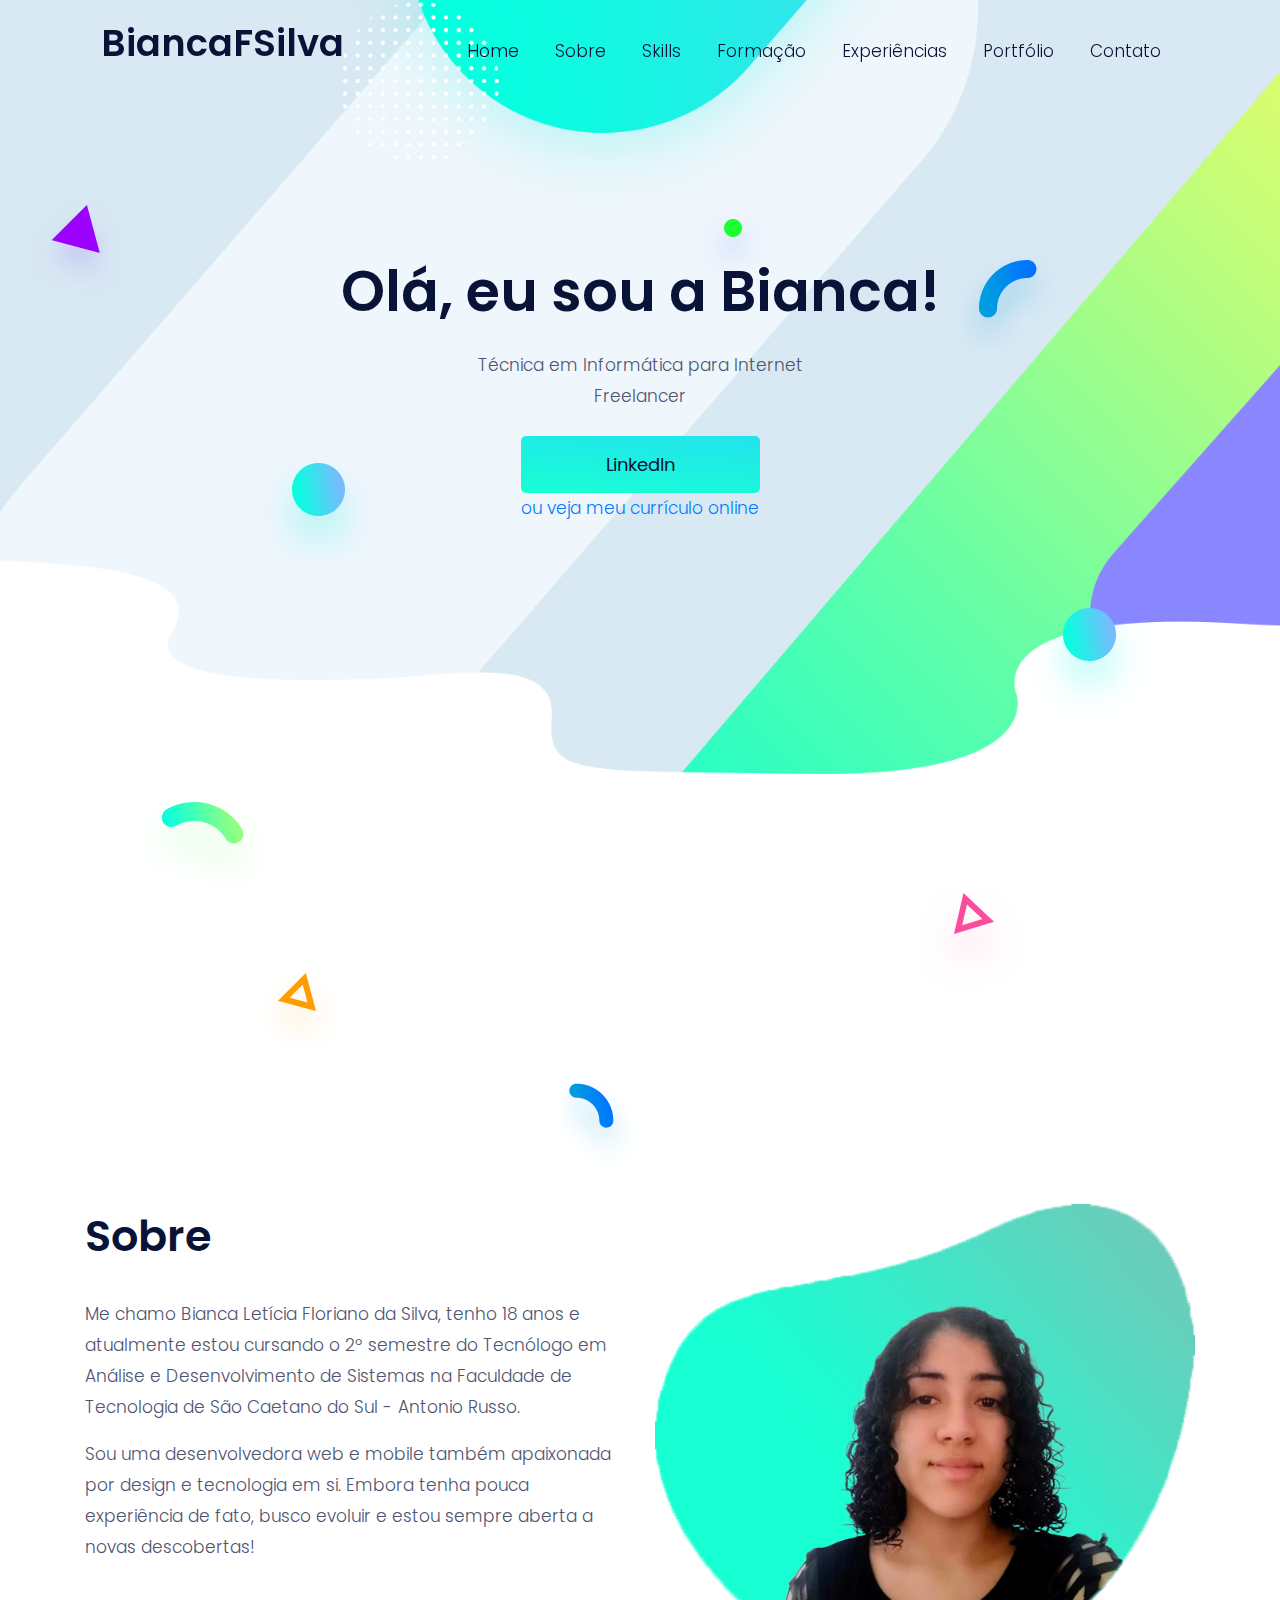
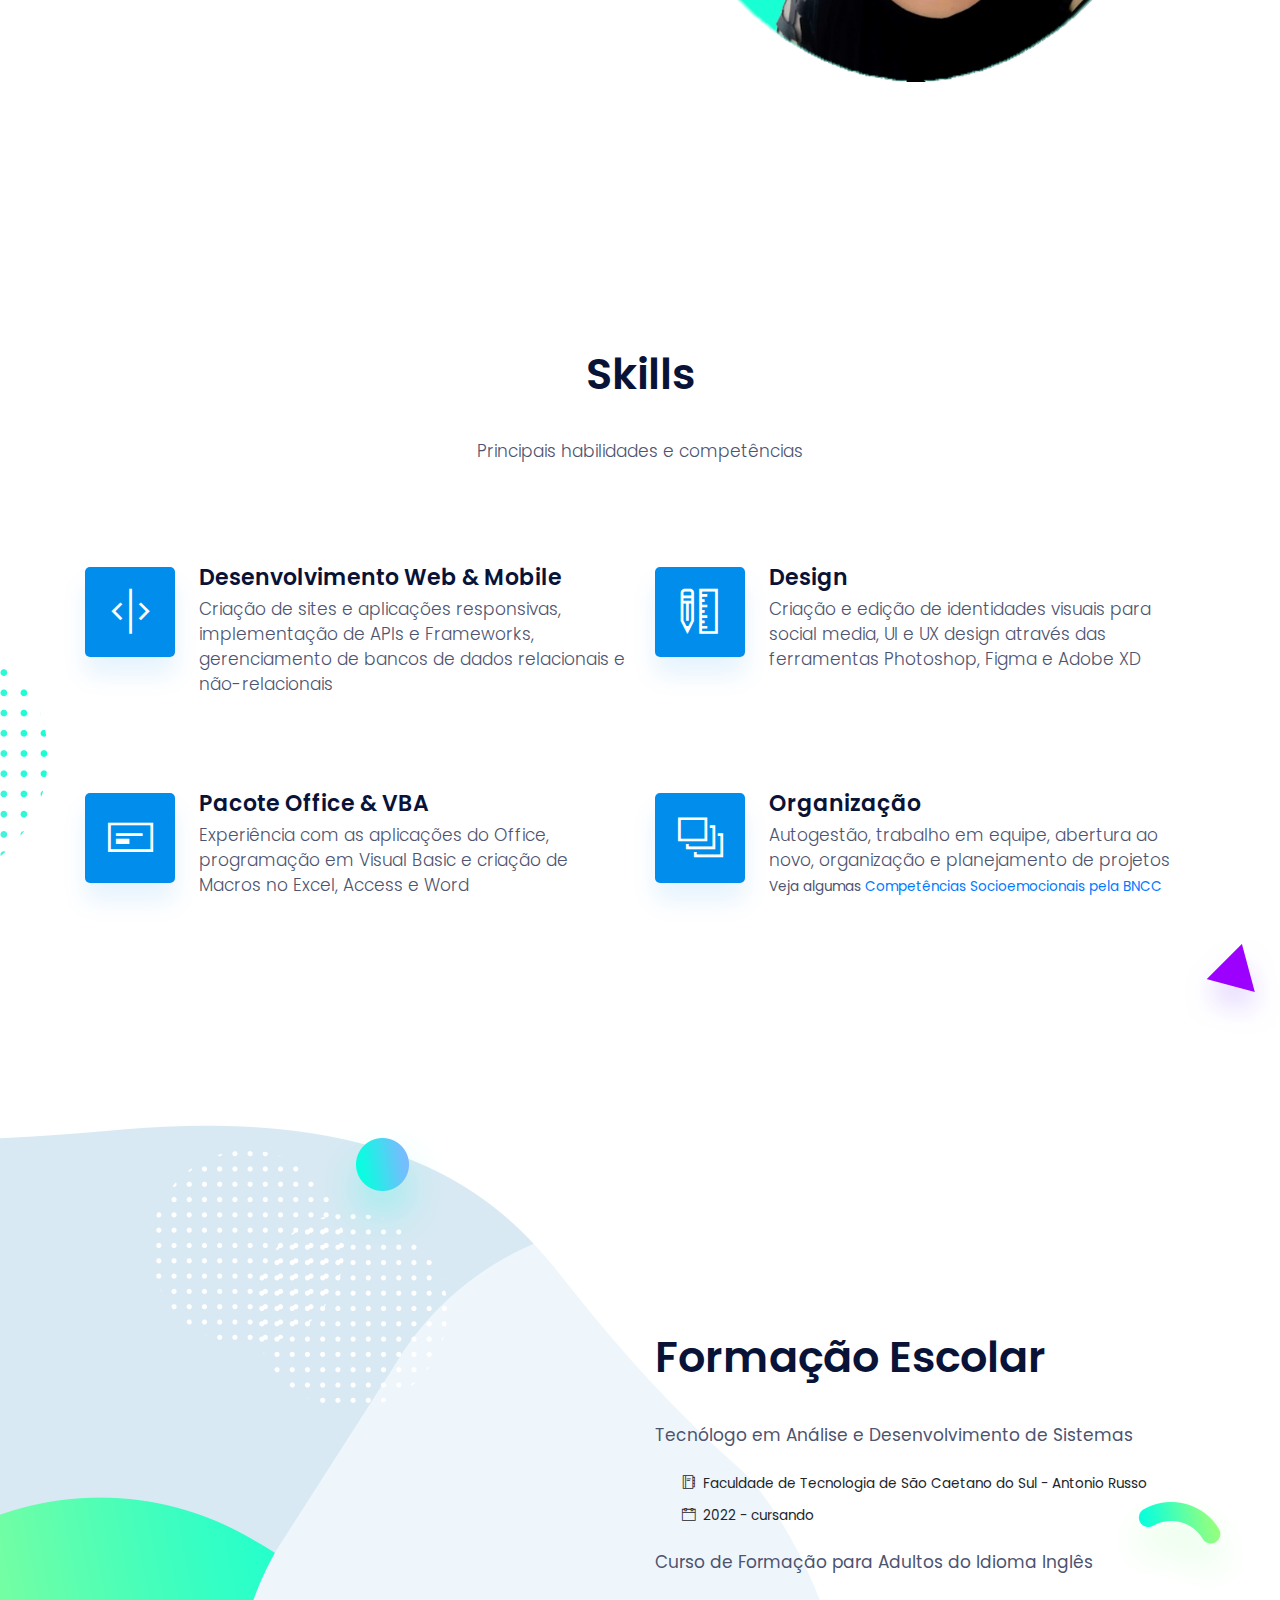
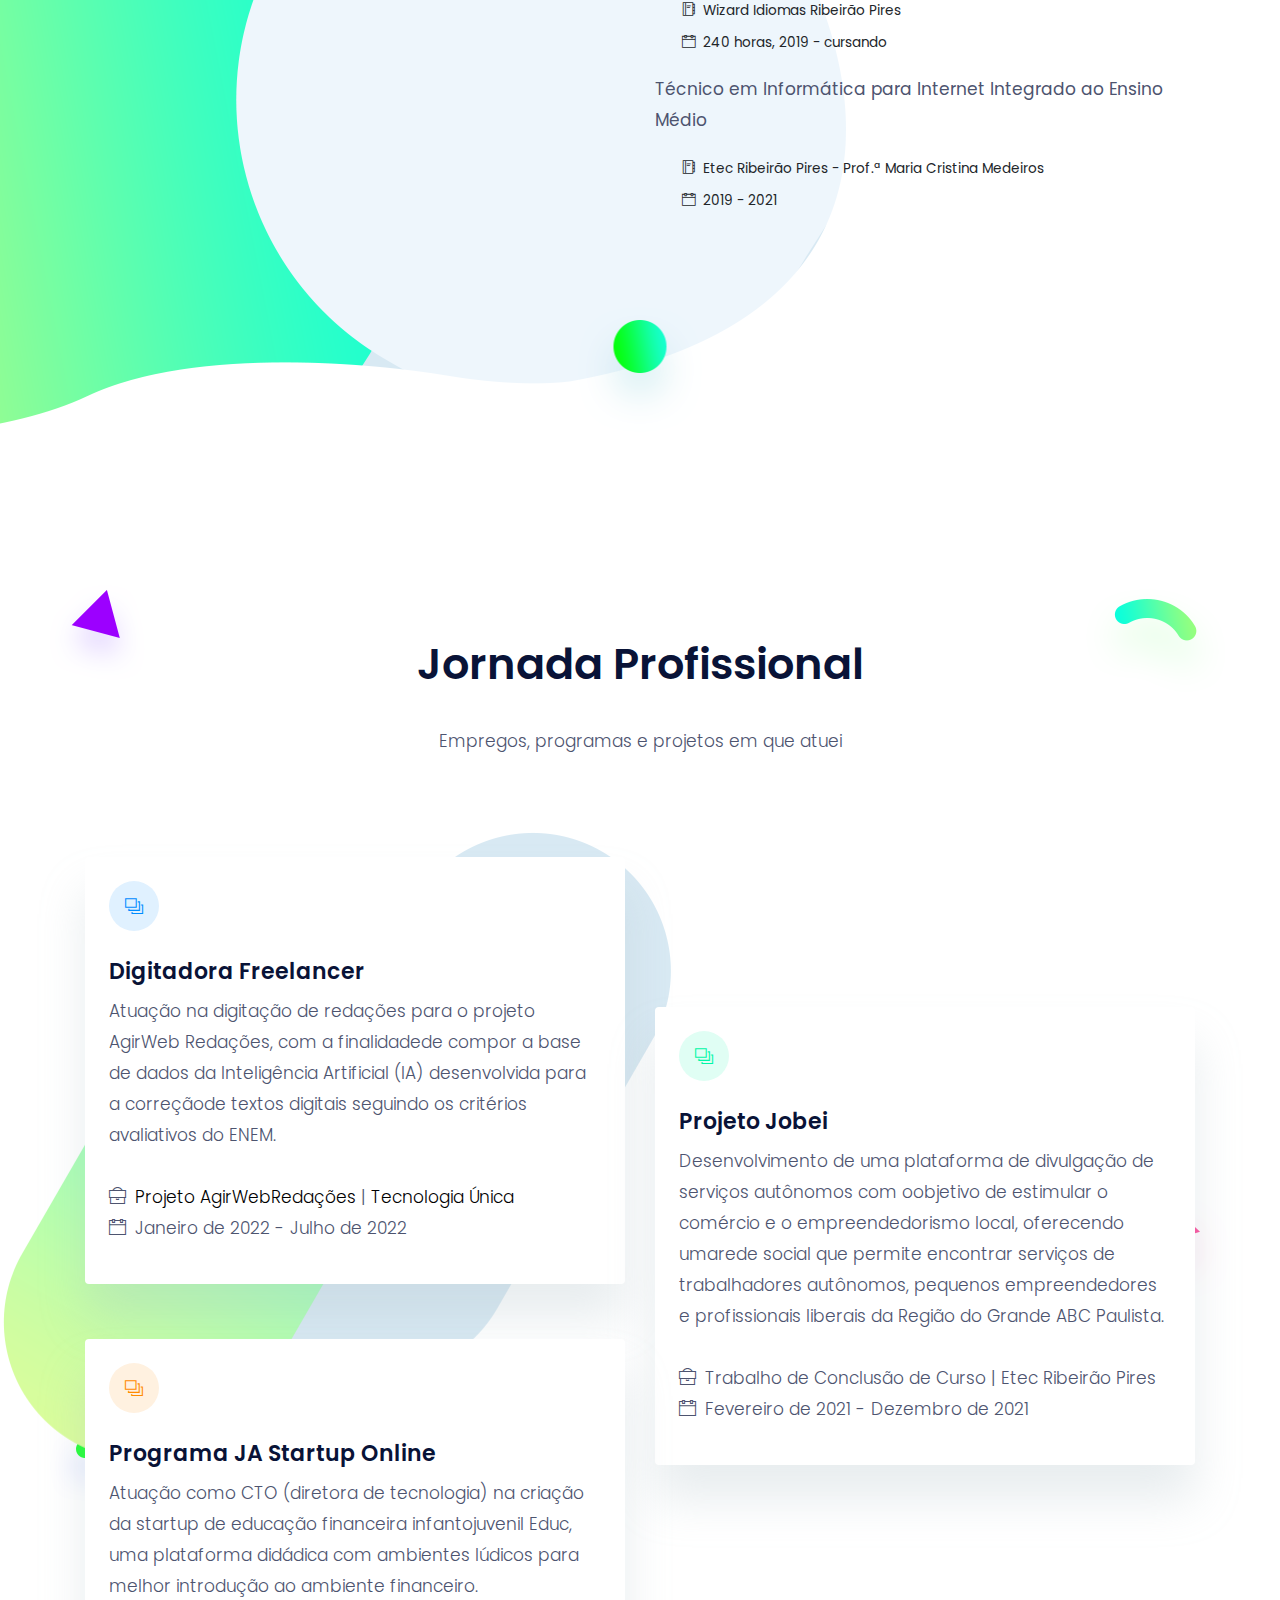
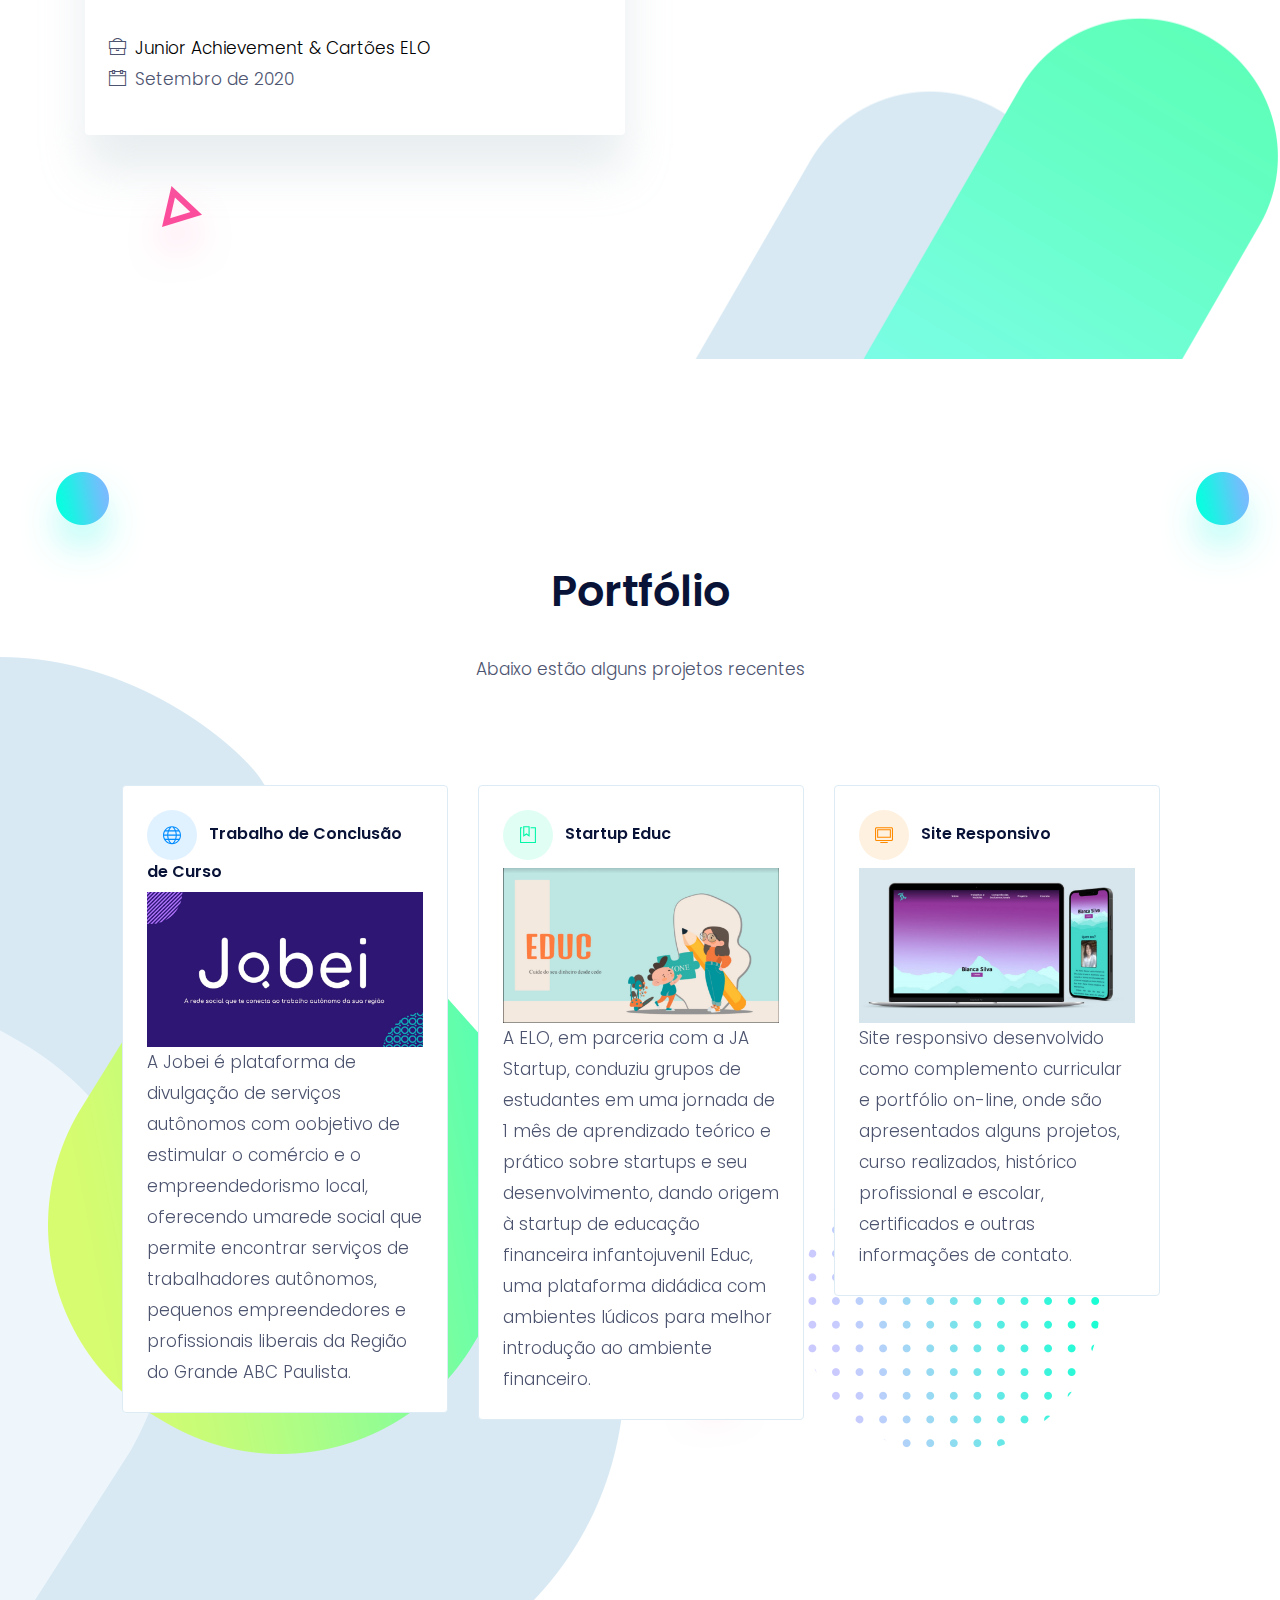
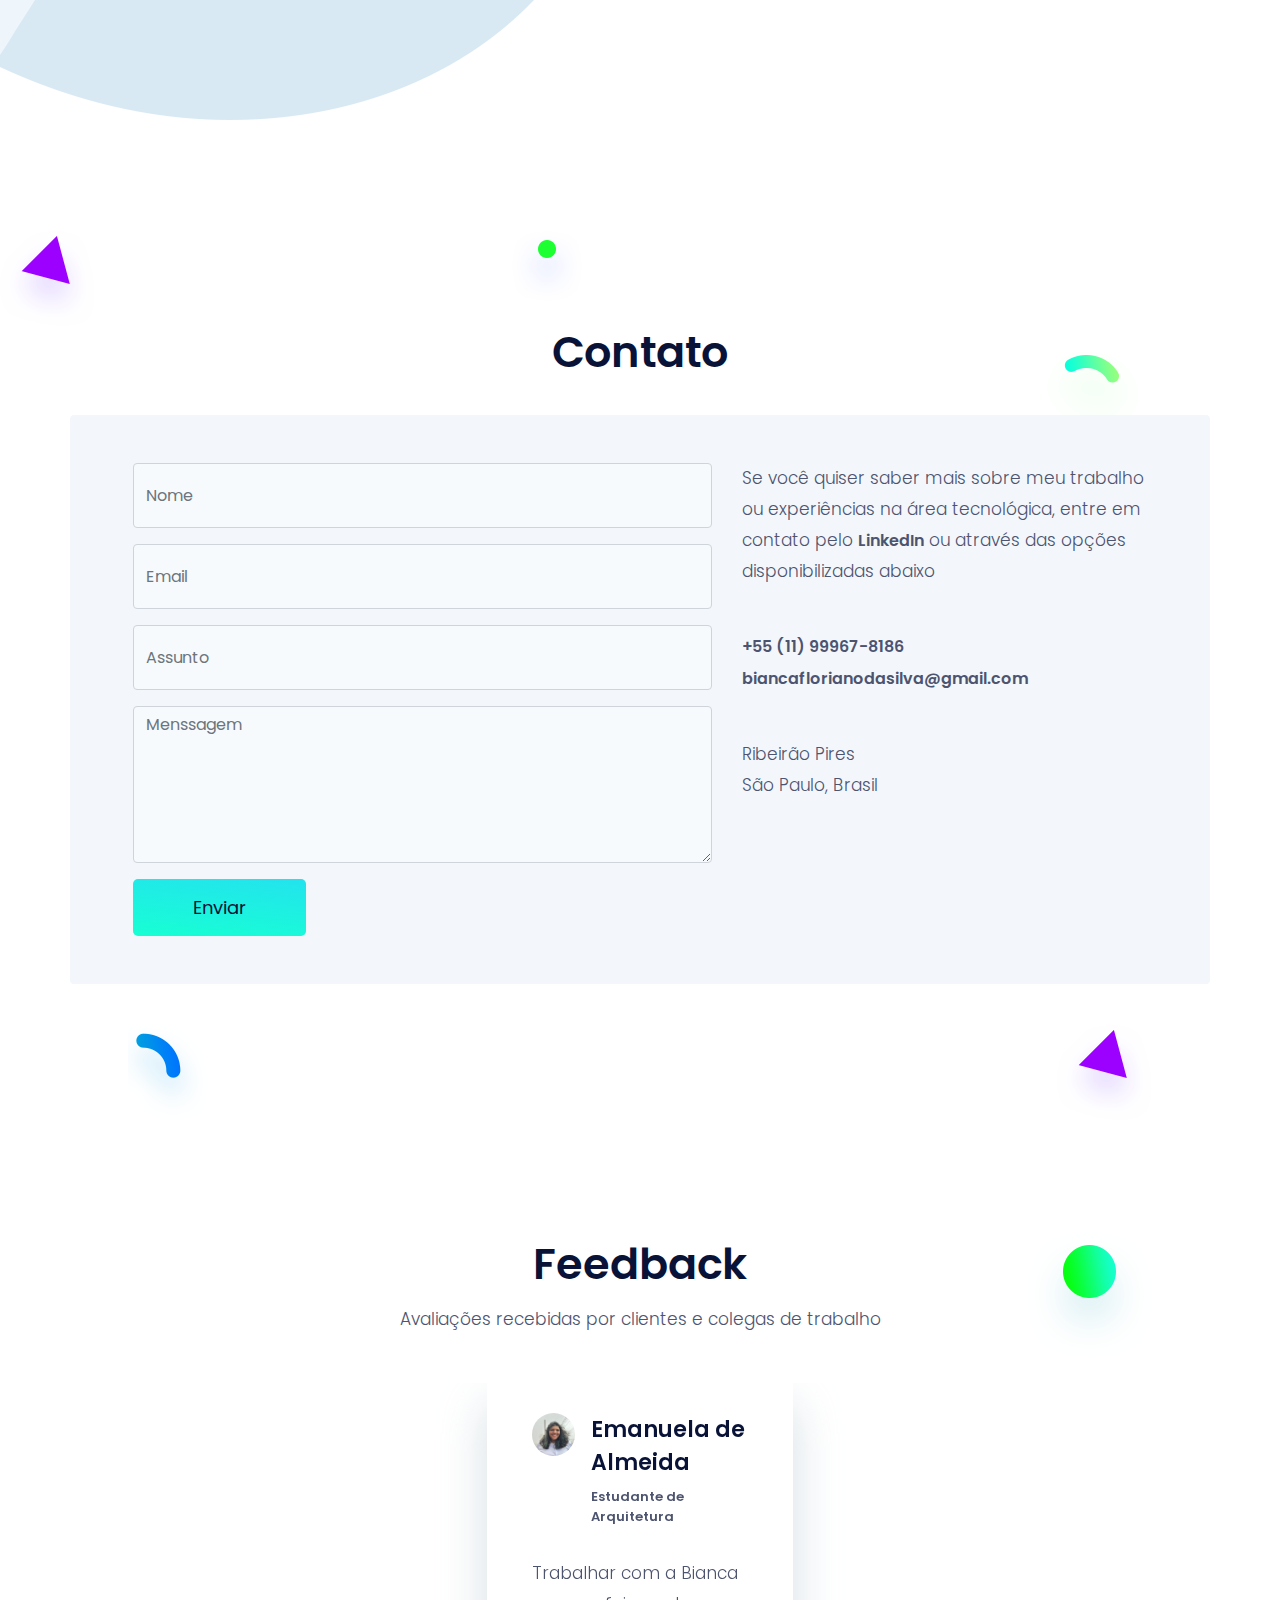
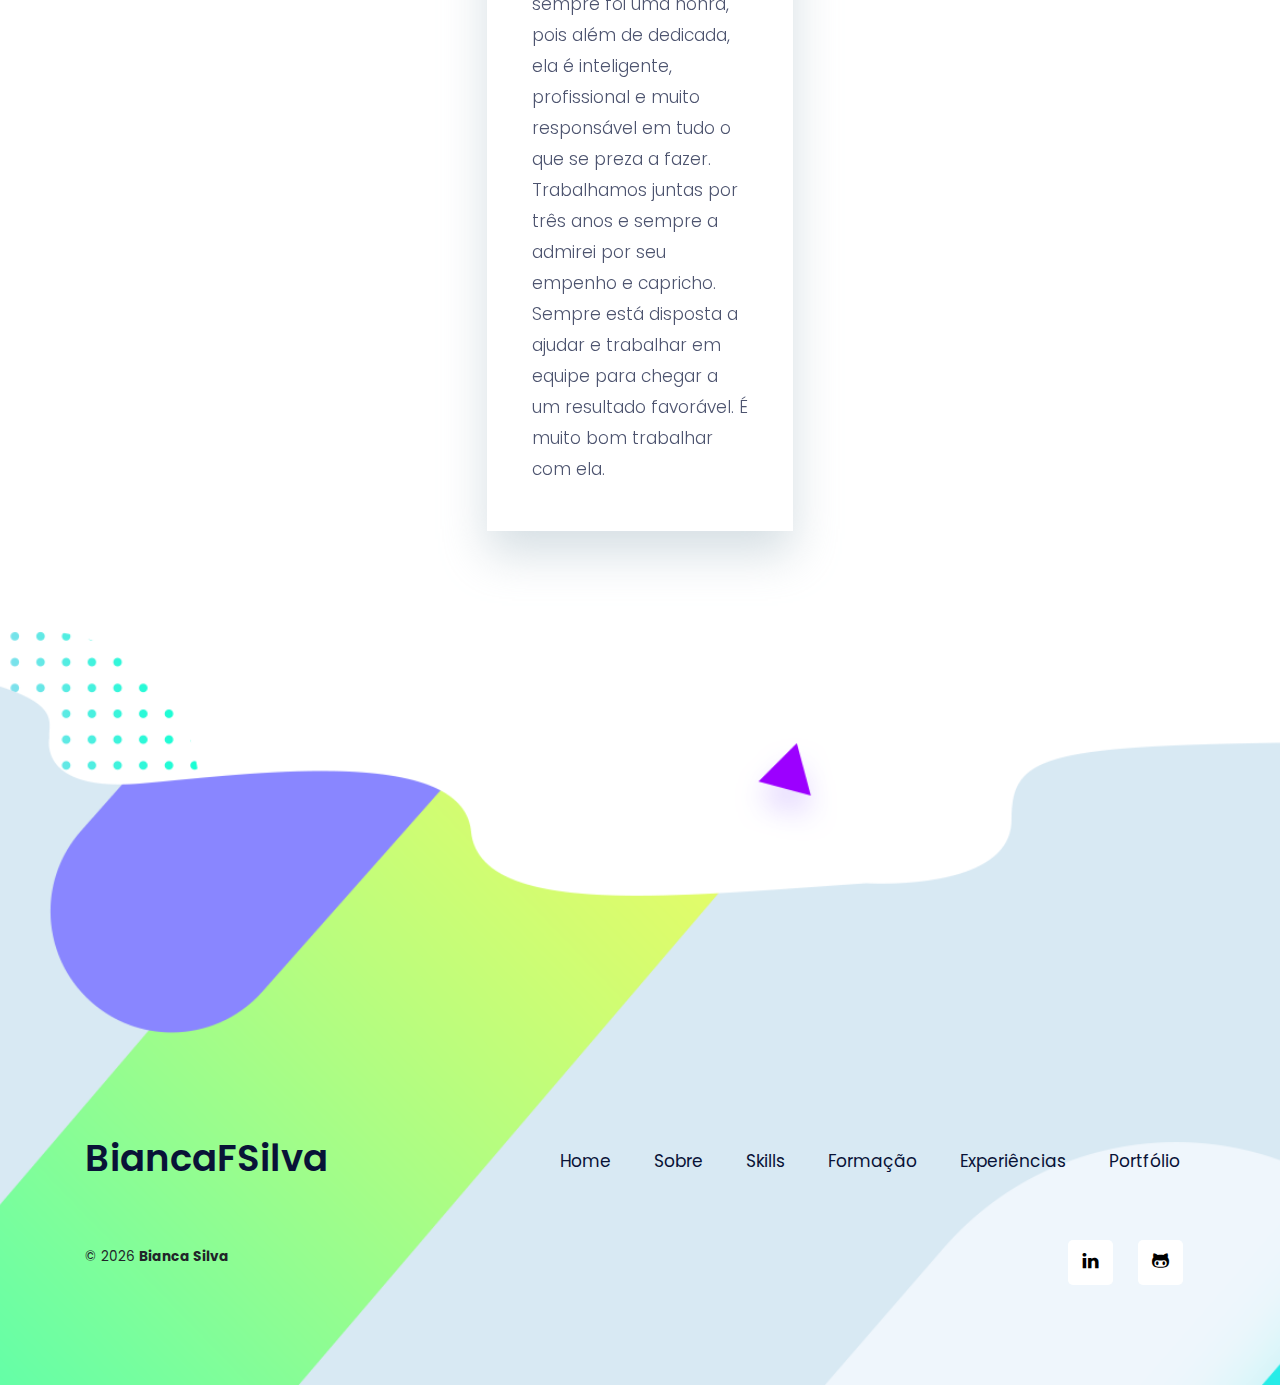
<file: index.html>
<!DOCTYPE html>
<html lang="pt-br">
	<head>
		<title>Bianca Silva</title>
		<meta charset="utf-8">
		<meta name="viewport" content="width=device-width, initial-scale=1, maximum-scale=1">        
        <meta name="descriptison" content="Site desenvolvido como portfólio pessoal e complemento curricular.">		        
        <meta name="keywords" content=" Bianca Silva, tecnologia, currículo, portfólio, escolar, cv">
        <meta name="HandheldFriendly" content="True">
		<meta http-equiv="X-UA-Compatible" content="IE=edge,chrome=1">

		<link rel="shortcut icon" href="assets/images/favicon.ico" type="image/x-icon">
		<link rel="icon" href="assets/images/favicon.ico" type="image/x-icon">

		<link rel="stylesheet" href="assets/plugins/bootstrap/bootstrap.min.css">
		<link rel="stylesheet" href="assets/plugins/themify-icons/themify-icons.css">
		<link rel="stylesheet" href="assets/plugins/slick/slick.css">
		<link rel="stylesheet" href="assets/plugins/Venobox/venobox.css">
		<link rel="stylesheet" href="assets/plugins/aos/aos.css">

		<link rel="stylesheet" href="assets/css/style.css">		
	</head>
	
	<body>
		<!-- Navbar -->
		<section class="fixed-top navigation">
			<div class="container">
				<nav class="navbar navbar-expand-lg navbar-light">
					<a class="navbar-brand page-scroll" href="index.html"> <h3 class="mb-3">BiancaFSilva</h3> </a>
					<button class="navbar-toggler border-0" type="button" data-toggle="collapse" data-target="#navbar" aria-controls="navbar" aria-expanded="false" aria-label="Toggle navigation">
						<span class="navbar-toggler-icon"></span>
					</button>
					<div class="collapse navbar-collapse text-center" id="navbar">
						<ul class="navbar-nav ml-auto">
							<li class="nav-item"> <a class="nav-link page-scroll" href="#hero"> Home </a> </li>
							<li class="nav-item"> <a class="nav-link page-scroll" href="#sobre"> Sobre </a> </li>
							<li class="nav-item"> <a class="nav-link page-scroll" href="#feature"> Skills </a> </li>	
							<li class="nav-item"> <a class="nav-link page-scroll" href="#s-qualification"> Formação </a> </li>										
							<li class="nav-item"> <a class="nav-link page-scroll" href="#services"> Experiências </a> </li>
							<li class="nav-item"> <a class="nav-link page-scroll" href="#team"> Portfólio </a> </li>							
							<li class="nav-item"> <a class="nav-link page-scroll" href="#contact"> Contato </a> </li>
						</ul>
					</div>
				</nav>
			</div>
		</section>

		<!-- Hero -->
		<section id="hero" class="hero-section hero" data-background="" style="background-image: url(assets/images/backgrounds/banner-bg.png);">
			<div class="container">
				<div class="row">
					<div class="col-lg-12 text-center zindex-1">
						<h1 class="mb-3"> Olá, eu sou a Bianca! </h1>
						<p class="mb-4"> Técnica em Informática para Internet <br>  Freelancer </p>
						<a target="_blank" href="https://www.linkedin.com/in/biancafsilva" class="btn btn-secondary btn-lg"> LinkedIn </a> <br>
						<a target="_blank" href="./assets/docs/Currículo.pdf"> ou veja meu currículo online </a>					
					</div>
				</div>
			</div>
			<div id="scene">
				<img class="img-fluid hero-bg-1 up-down-animation" src="assets/images/background-shape/feature-bg-2.png" alt="">
				<img class="img-fluid hero-bg-2 left-right-animation" src="assets/images/background-shape/seo-ball-1.png" alt="">
				<img class="img-fluid hero-bg-3 left-right-animation" src="assets/images/background-shape/seo-half-cycle.png" alt="">
				<img class="img-fluid hero-bg-4 up-down-animation" src="assets/images/background-shape/green-dot.png" alt="">
				<img class="img-fluid hero-bg-5 left-right-animation" src="assets/images/background-shape/blue-half-cycle.png" alt="">
				<img class="img-fluid hero-bg-6 up-down-animation" src="assets/images/background-shape/seo-ball-1.png" alt="">
				<img class="img-fluid hero-bg-7 left-right-animation" src="assets/images/background-shape/yellow-triangle.png" alt="">
				<img class="img-fluid hero-bg-8 up-down-animation" src="assets/images/background-shape/service-half-cycle.png" alt="">
				<img class="img-fluid hero-bg-9 up-down-animation" src="assets/images/background-shape/team-bg-triangle.png" alt="">
			</div>
		</section>

		<!-- Sobre -->
		<section class="section" id="sobre">
			<div class="container">
			  <div class="row">
				<div class="col-md-6">
				  <h2 class="section-title"> Sobre </h2>
				  <p>Me chamo Bianca Letícia Floriano da Silva, tenho 18 anos e atualmente estou cursando o 2º semestre do Tecnólogo em Análise e Desenvolvimento de Sistemas na Faculdade de Tecnologia de São Caetano do Sul - Antonio Russo.</p>
				  <p>Sou uma desenvolvedora web e mobile também apaixonada por design e tecnologia em si. Embora tenha pouca experiência de fato, busco evoluir e estou sempre aberta a novas descobertas!</p>
				</div>
				<div class="col-md-6"> <img src="assets/images/about/me.png" alt="vision" class="img-fluid w-100"> </div>
			  </div>
			</div>
		</section>

		<!-- Skills -->
		<section class="section feature mb-0" id="feature">
			<div class="container">
				<div class="row">
					<div class="col-lg-12 text-center">
						<h2 class="section-title">Skills</h2>
						<p class="mb-100"> Principais habilidades e competências </p>
					</div>
					<div class="col-md-6 mb-80">
						<div class="d-flex feature-item">
							<div> <i class="ti-split-v-alt feature-icon mr-4"> </i> </div>
							<div>
								<h4>Desenvolvimento Web & Mobile</h4>
								<p>Criação de sites e aplicações responsivas, implementação de APIs e Frameworks, gerenciamento de bancos de dados relacionais e não-relacionais </p>
							</div>
						</div>
					</div>
					<div class="col-md-6 mb-80">
						<div class="d-flex feature-item">
							<div> <i class="ti-ruler-pencil feature-icon mr-4"> </i> </div>
							<div>
								<h4>Design</h4>
								<p>Criação e edição de identidades visuais para social media, UI e UX design através das ferramentas Photoshop, Figma e Adobe XD </p>
							</div>
						</div>
					</div>					
					<div class="col-md-6 mb-80">
						<div class="d-flex feature-item">
							<div> <i class="ti-layout-cta-left feature-icon mr-4"></i> </div>
							<div>
								<h4>Pacote Office & VBA</h4>
								<p>Experiência com as aplicações do Office, programação em Visual Basic e criação de Macros no Excel, Access e Word </p>
							</div>
						</div>
					</div>					
					<div class="col-md-6 mb-80">
						<div class="d-flex feature-item">
							<div> <i class="ti-layers-alt feature-icon mr-4"></i> </div>
							<div>
								<h4>Organização</h4>
								<p>Autogestão, trabalho em equipe, abertura ao novo, organização e planejamento de projetos
									<br> <small> Veja algumas <a target="_blank" href="./assets/docs/Eixo de Competencias Socioemocionais.pdf">Competências Socioemocionais pela BNCC</a> </small>
								</p>
							</div>
						</div>
					</div>
				</div>
			</div>

			<img class="feature-bg-1 up-down-animation" src="assets/images/background-shape/feature-bg-1.png" alt="bg-shape">
			<img class="feature-bg-2 left-right-animation" src="assets/images/background-shape/feature-bg-2.png" alt="bg-shape">
		</section>

		<!-- Formação Escolar -->
		<section class="section-lg seo" id="s-qualification">
			<div class="container">
				<div class="row">
					<div class="col-md-6"></div>
					<div class="col-md-6">
						<h2 class="section-title"> Formação Escolar </h2>		
						<p> <b> Tecnólogo em Análise e Desenvolvimento de Sistemas </b> 
							<ul style="padding-left: 5%;">
								<li> <small> <i class="ti-agenda"> </i> Faculdade de Tecnologia de São Caetano do Sul - Antonio Russo </small> </li>
								<li> <small> <i class="ti-calendar"> </i> 2022 - cursando </small> </li>
							</ul>
						</p> 
						<p> <b> Curso de Formação para Adultos do Idioma Inglês </b> 
							<ul style="padding-left: 5%;">
								<li> <small> <i class="ti-agenda"> </i> Wizard Idiomas Ribeirão Pires </small> </li>
								<li> <small> <i class="ti-calendar"> </i> 240 horas,  2019 - cursando  </small> </li>
							</ul>
						</p>    		
						<p> <b> Técnico em Informática para Internet Integrado ao Ensino Médio </b> 
							<ul style="padding-left: 5%;">
								<li> <small> <i class="ti-agenda"> </i> Etec Ribeirão Pires -  Prof.ª Maria Cristina Medeiros </small> </li>
								<li> <small> <i class="ti-calendar"> </i> 2019 - 2021 </small> </li>
							</ul>
						</p>  						       
						</div>
					</div>
				</div>
			</div>
			<img class="img-fluid seo-bg" src="assets/images/backgrounds/seo-bg.png" alt="seo-bg">
			<img class="seo-bg-shape-1 left-right-animation" src="assets/images/background-shape/seo-ball-1.png" alt="bg-shape">
			<img class="seo-bg-shape-2 up-down-animation" src="assets/images/background-shape/seo-half-cycle.png" alt="bg-shape">
			<img class="seo-bg-shape-3 left-right-animation" src="assets/images/background-shape/seo-ball-2.png" alt="bg-shape">
		</section>

		<!-- Histórico Profissional -->		
		<section class="section-lg service-bg-image position-relative" style="background-image: url(assets/images/backgrounds/service-page.png);" id="services">
			<div class="container">
				<div class="row">
					<div class="col-12 text-center">
						<h2 class="section-title"> Jornada Profissional </h2>
						<p class="mb-100"> Empregos, programas e projetos em que atuei </p>
					</div>
					<div class="col-sm-6 mb-4">
						<div class="rounded bg-white p-4 shadow-primary">
							<i class="ti-layers-alt round-icon blue mb-4"></i>
							<h4>Digitadora Freelancer</h4>
							<p>Atuação na digitação de redações para o projeto AgirWeb Redações, com a finalidadede compor a base de dados da Inteligência Artificial (IA) desenvolvida para a correçãode textos digitais seguindo os critérios avaliativos do ENEM. <br>
								<br> <i class="ti-briefcase"> </i> <a target="_blank" class="black" href="https://www.agirweb.com.br/redacao/">Projeto AgirWebRedações</a> | <a target="_blank" class="black" href="https://tecnologiaunica.com.br">Tecnologia Única</a> 
								<br> <i class="ti-calendar"> </i> Janeiro de 2022 - Julho de 2022
							</p>
						</div>
					</div>
					<div class="col-sm-6 mb-4 translate-y-150">
						<div class="rounded bg-white p-4 shadow-primary">
							<i class="ti-layers-alt round-icon green mb-4"></i>
							<h4>Projeto Jobei</h4>
							<p>Desenvolvimento de uma plataforma de divulgação de serviços autônomos com oobjetivo  de  estimular  o  comércio  e  o  empreendedorismo  local,  oferecendo  umarede social que permite encontrar serviços de trabalhadores autônomos, pequenos empreendedores e profissionais liberais da Região do Grande ABC Paulista. <br>
								<br> <i class="ti-briefcase"> </i> Trabalho de Conclusão de Curso | Etec Ribeirão Pires
								<br> <i class="ti-calendar"> </i> Fevereiro de 2021 - Dezembro de 2021 
							</p>
						</div>
					</div>
					<div class="col-sm-6 mb-4">
						<div class="rounded bg-white p-4 shadow-primary">
							<i class="ti-layers-alt round-icon orange mb-4"></i>
							<h4>Programa JA Startup Online</h4>
							<p>Atuação como CTO (diretora de tecnologia) na criação da startup de educação financeira infantojuvenil Educ, uma plataforma didádica com ambientes lúdicos para melhor introdução ao ambiente financeiro.<br>
								<br> <i class="ti-briefcase"> </i> <a target="_blank" class="black" href="https://jastartup.online">Junior Achievement & Cartões ELO</a> 
								<br> <i class="ti-calendar"> </i> Setembro de 2020
							</p>
						</div>
					</div>					
				</div>
			</div>

			<img class="service-bg-1 up-down-animation" src="assets/images/background-shape/feature-bg-2.png" alt="">
			<img class="service-bg-2 left-right-animation" src="assets/images/background-shape/seo-half-cycle.png" alt="">
			<img class="service-bg-3 up-down-animation" src="assets/images/background-shape/team-bg-triangle.png" alt="">
			<img class="service-bg-4 left-right-animation" src="assets/images/background-shape/green-dot.png" alt="">
			<img class="service-bg-5 up-down-animation" src="assets/images/background-shape/team-bg-triangle.png" alt="">
		</section>

		<!-- Projetos -->
		<section class="section-lg team" id="team">
			<div class="container-fluid">
				<div class="row">
					<div class="col-lg-12 text-center">
						<h2 class="section-title"> Portfólio </h2>
						<p class="mb-100"> Abaixo estão alguns projetos recentes </p>
					</div>
					<div class="col-10 mx-auto">
						<div class="row justify-content-center">	
							<div class="team-slider">
								<div class="col-lg-10 col-sm-12 mb-4 mb-lg-0">
									<div class="card p-4 border-blue">							
										<h5><i class="ti-world round-icon blue mr-2"></i> Trabalho de Conclusão de Curso </h5>
										<a target="_blank" href="https://www.canva.com/design/DAEx-38IXe0/RY6iHm425J9Q07vXjBGbyw/view?utm_content=DAEx-38IXe0&utm_campaign=designshare&utm_medium=link2&utm_source=sharebutton">
											<img class="img-fluid" src="assets/project/img/Jobei.jpg" alt="Projeto Jobei"> 
										</a>
										<p class="mb-0"> A Jobei é plataforma de divulgação de serviços autônomos com oobjetivo  de  estimular  o  comércio  e  o  empreendedorismo  local,  oferecendo  umarede social que permite encontrar serviços de trabalhadores autônomos, pequenos empreendedores e profissionais liberais da Região do Grande ABC Paulista. </p>
									</div>
								</div>			
								<div class="col-lg-6 col-sm-6 mb-4 mb-lg-0">
									<div class="card p-4 border-blue">
										<h5><i class="ti-bookmark-alt round-icon green mr-2"></i> Startup Educ </h5>
										<a target="_blank" href="https://docs.google.com/presentation/d/1bg37B86sq6Itkf2br0tDmIbebosBMIul/edit?usp=sharing&ouid=111081336129798322512&rtpof=true&sd=true">
											<img class="img-fluid" src="assets/project/img/Educ.jpg" alt="Educ Startup"> 
										</a>
										<p class="mb-0"> A ELO, em parceria com a JA Startup, conduziu grupos de estudantes em uma jornada de 1 mês de aprendizado teórico e prático sobre startups e seu desenvolvimento, dando origem à startup de educação financeira infantojuvenil Educ, uma plataforma didádica com ambientes lúdicos para melhor introdução ao ambiente financeiro. </p>
									</div>
								</div>
								<div class="col-lg-6 col-sm-6 mb-4 mb-lg-0">
									<div class="card p-4 border-blue">
										<!-- <i class="ti-panel round-icon orange mr-2"></i> -->
										<h5><i class="ti-desktop round-icon orange mr-2"></i> Site Responsivo </h5>
										<a target="_blank" href="./assets/project/site-responsivo/index.html">
											<img class="img-fluid" src="assets/project/img/Responsivo.jpg" alt="Portfolio Responsivo">
										</a>
										<p class="mb-0"> Site responsivo desenvolvido como complemento curricular e portfólio on-line, onde são apresentados alguns projetos, curso realizados, histórico profissional e escolar, certificados e outras informações de contato.</p>
									</div>
								</div>								
							</div>						
						</div>										
					</div>
				</div>						
			</div>

			<img src="assets/images/backgrounds/team-bg.png" alt="team-bg" class="img-fluid team-bg">
			<img class="team-bg-shape-1 up-down-animation" src="assets/images/background-shape/seo-ball-1.png" alt="background-shape">
			<img class="team-bg-shape-2 left-right-animation" src="assets/images/background-shape/seo-ball-1.png" alt="background-shape">
			<img class="team-bg-shape-3 left-right-animation" src="assets/images/background-shape/team-bg-triangle.png" alt="background-shape">
			<img class="team-bg-shape-4 up-down-animation img-fluid" src="assets/images/background-shape/team-bg-dots.png" alt="background-shape">
		</section>

		<!-- Contato -->
		<section class="section-lg contact" id="contact">
			<div class="container">
				<div class="row">
					<div class="col-lg-12 text-center">
						<h2 class="section-title"> Contato </h2>
					</div>
				</div>
				<div class="row contact-bg p-5 rounded mb-5">
					<div class="col-lg-7 mb-4 mb-lg-0">
						<form action="#" method="post">
							<input type="text" class="form-control mb-3" id="name" name="name" placeholder="Nome">
							<input type="email" class="form-control mb-3" id="mail" name="email" placeholder="Email">
							<input type="text" class="form-control mb-3" id="subject" name="subject" placeholder="Assunto">
							<textarea name="message" id="message" class="form-control mb-3" placeholder="Menssagem"></textarea>
							<button type="submit" value="send" class="btn btn-secondary">Enviar</button>
						</form>
					</div>
					<div class="col-lg-5">
						<p class="mb-5"> Se você quiser saber mais sobre meu trabalho ou experiências na área tecnológica, entre em contato pelo <a target="_blank" href="https://www.linkedin.com/in/biancafsilva" class="text-color h5">LinkedIn</a> ou através das opções disponibilizadas abaixo </p>
						<a href="https://wa.me/5511999678186?text=Olá%20Bianca,%20estive%20olhando%20seu%20portfólio%20e%20resolvi%20entrar%20em%20contato%20com%20você" class="text-color h5 d-block"> +55 (11) 99967-8186 </a>
						<a href="mailto:biancaflorianodasilva@gmail.com" class="mb-5 text-color h5 d-block"> biancaflorianodasilva@gmail.com </a>
						<p> Ribeirão Pires <br> São Paulo, Brasil </p>
					</div>
				</div>				
			</div>

			<img class="contact-bg-1 up-down-animation" src="assets/images/background-shape/feature-bg-2.png" alt="background-shape">
			<img class="contact-bg-2 left-right-animation" src="assets/images/background-shape/green-half-cycle.png" alt="background-shape">
			<img class="contact-bg-3 up-down-animation" src="assets/images/background-shape/green-dot.png" alt="background-shape">
			<img class="contact-bg-4 left-right-animation" src="assets/images/background-shape/service-half-cycle.png" alt="background-shape">
			<img class="contact-bg-5 up-down-animation" src="assets/images/background-shape/feature-bg-2.png" alt="background-shape">
		</section>

		<!-- Feedback slider -->
		<section class="newsletter">
			<div class="container">				
				<div class="row">
					<div class="col-lg-12 text-center">
						<h2> Feedback </h2>
						<p class="mb-5"> Avaliações recebidas por clientes e colegas de trabalho</p>
					</div>					
				</div>						
			</div>
			<div class="col-10 mx-auto">
				<div class="team-slider">		
					<div class="team-member">
						<div class="d-flex mb-4">
							<div class="mr-3"> <img class="rounded-circle img-fluid" style="max-height: 4.2em;" src="assets/images/team/EmanuelaAlmeida.jpeg" alt="team-member"> </div>
							<div class="align-self-center">
								<h4> Emanuela de Almeida </h4>
								<h6 class="text-color"> Estudante de Arquitetura </h6>
							</div>
						</div>
						<p> Trabalhar com a Bianca sempre foi uma honra, pois além de dedicada, ela é inteligente, profissional e muito responsável em tudo o que se preza a fazer. Trabalhamos juntas por três anos e sempre a admirei por seu empenho e capricho. Sempre está disposta a ajudar e trabalhar em equipe para chegar a um resultado favorável. É muito bom trabalhar com ela. </p>
					</div>				
				</div>
			</div>

			<img class="newsletter-bg-shape left-right-animation" src="assets/images/background-shape/seo-ball-2.png" alt="background-shape">
		</section>

		<!-- Footer -->
		<footer class="footer-section footer" style="background-image: url(assets/images/backgrounds/footer-bg.png);">
			<div class="container">
				<div class="row">
					<div class="col-lg-4 text-center text-lg-left mb-4 mb-lg-0">
						<a  class="page-scroll" href="#hero"> <h3 class="mb-3">BiancaFSilva</h3>  </a>
					</div>
					<nav class="col-lg-8 align-self-center mb-5">
						<ul class="list-inline text-lg-right text-center footer-menu">
							<li class="list-inline-item active"> <a class="nav-link page-scroll" href="#hero"> Home </a> </li>
							<li class="list-inline-item"> <a class="page-scroll" href="#sobre"> Sobre </a> </li>
							<li class="list-inline-item"> <a class="page-scroll" href="#feature"> Skills </a> </li>	
							<li class="list-inline-item"> <a class="page-scroll" href="#s-qualification"> Formação </a> </li>										
							<li class="list-inline-item"> <a class="page-scroll" href="#services"> Experiências </a> </li>
							<li class="list-inline-item"> <a class="page-scroll" href="#team"> Portfólio </a> </li>			
						</ul>
					</nav>
					<div class="col-4">
						<small class="text-sm-left"> &copy; <script>document.write(new Date().getFullYear());</script> <b>Bianca Silva</b> </small>
					</div>
					<nav class="col-8">
						<ul class="list-inline text-lg-right text-center social-icon">
							<li class="list-inline-item"> <a target="_blank" class="black" href="https://www.linkedin.com/in/biancafsilva"> <i class="ti-linkedin"> </i> </a> </li>
							<li class="list-inline-item"> <a target="_blank" class="black" href="https://github.com/BiancaFSilva"> <i class="ti-github"> </i> </a> </li>
						</ul>
					</nav>
				</div>				
			</div>
		</footer>

		<script src="assets/plugins/jQuery/jquery.min.js"></script>
		<script src="assets/plugins/bootstrap/bootstrap.min.js"></script>
		<script src="assets/plugins/slick/slick.min.js"></script>
		<script src="assets/plugins/Venobox/venobox.min.js"></script>
		<script src="assets/plugins/aos/aos.js"></script>
		<script src="assets/js/script.js"></script>
	</body>
</html>
</file>
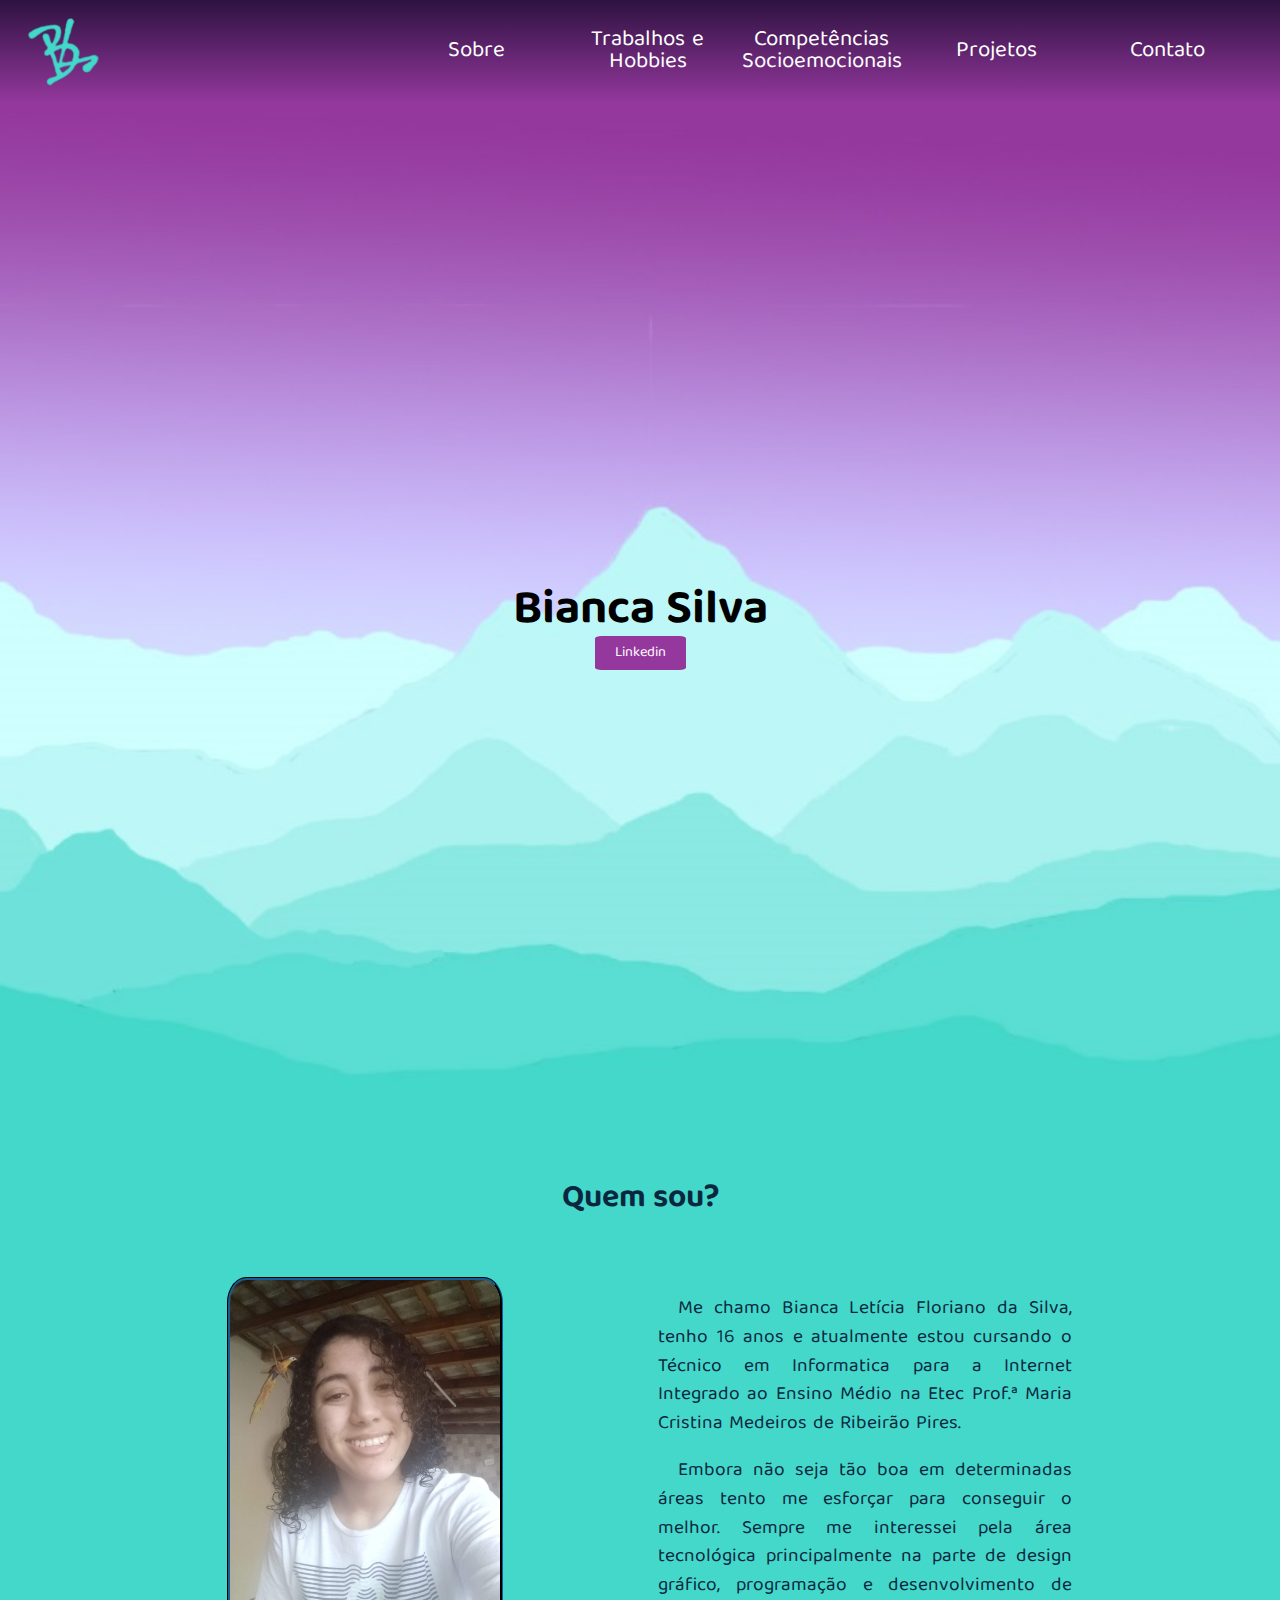
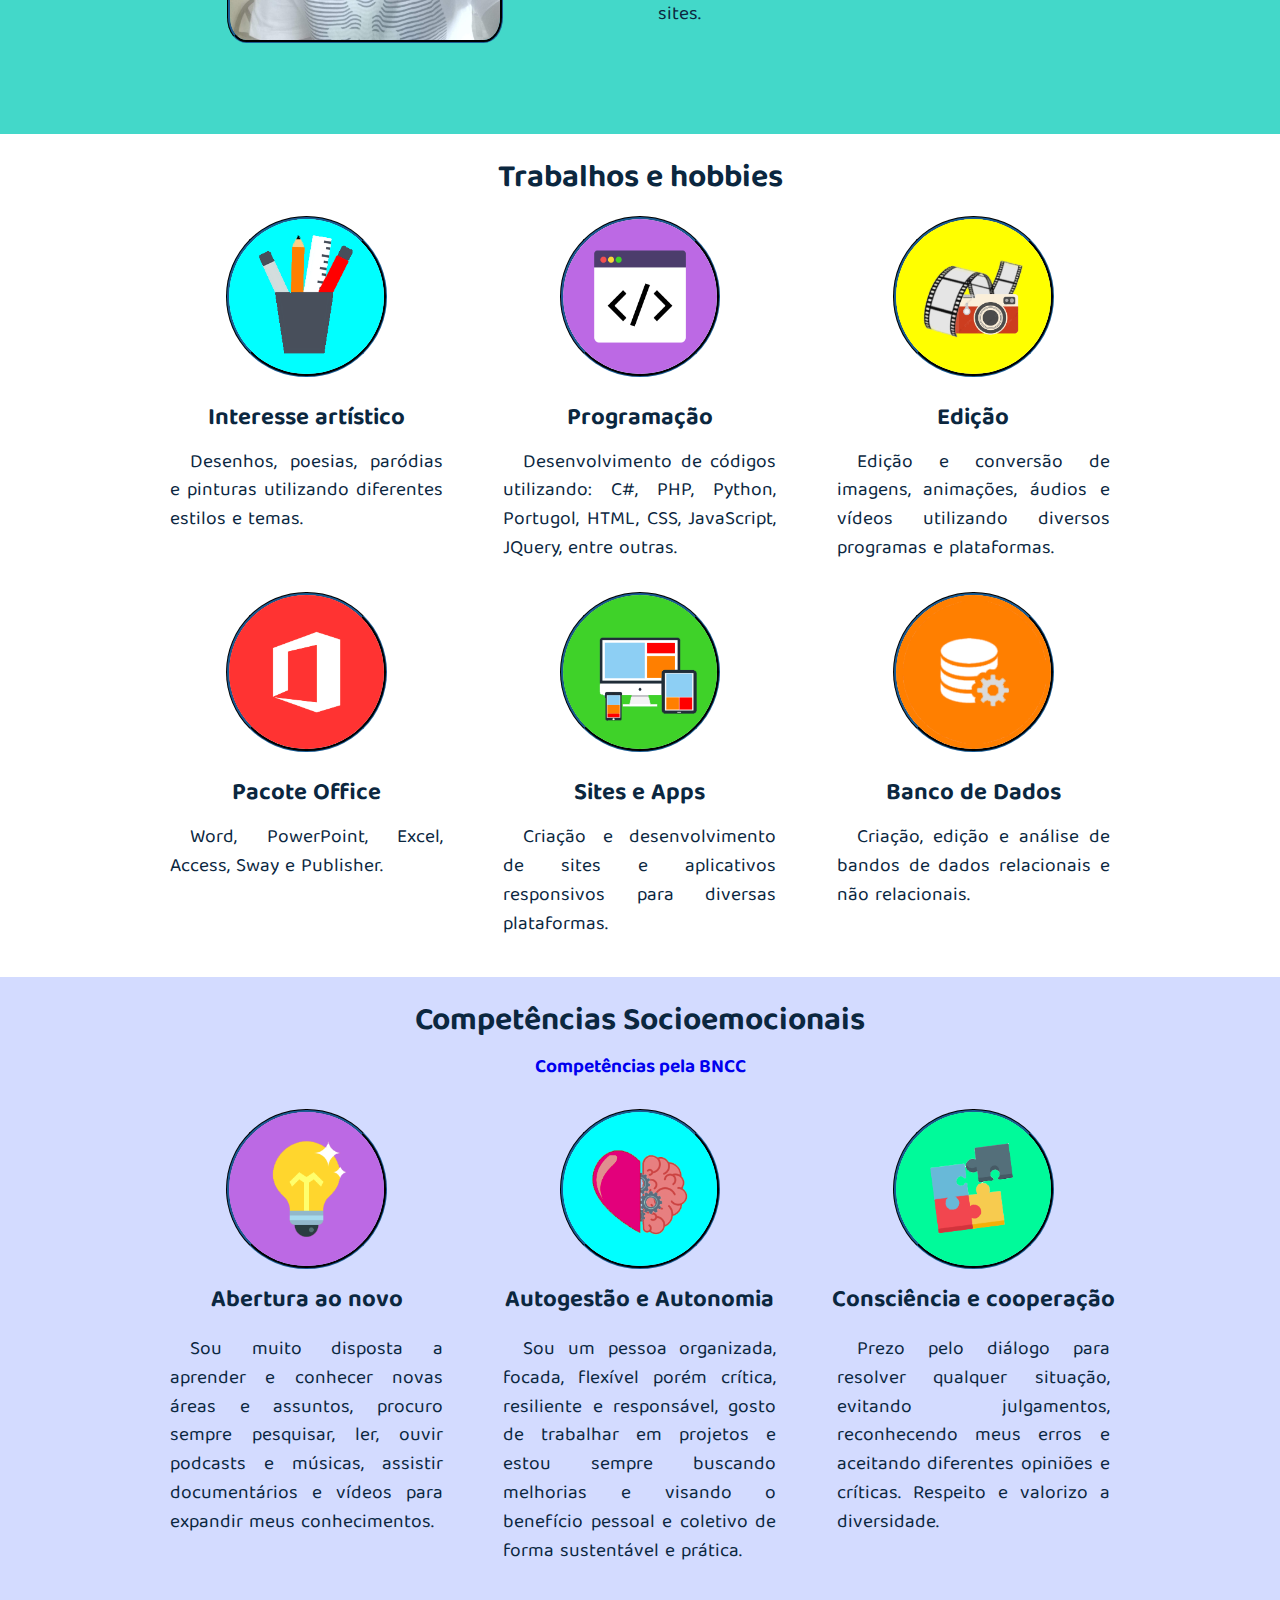
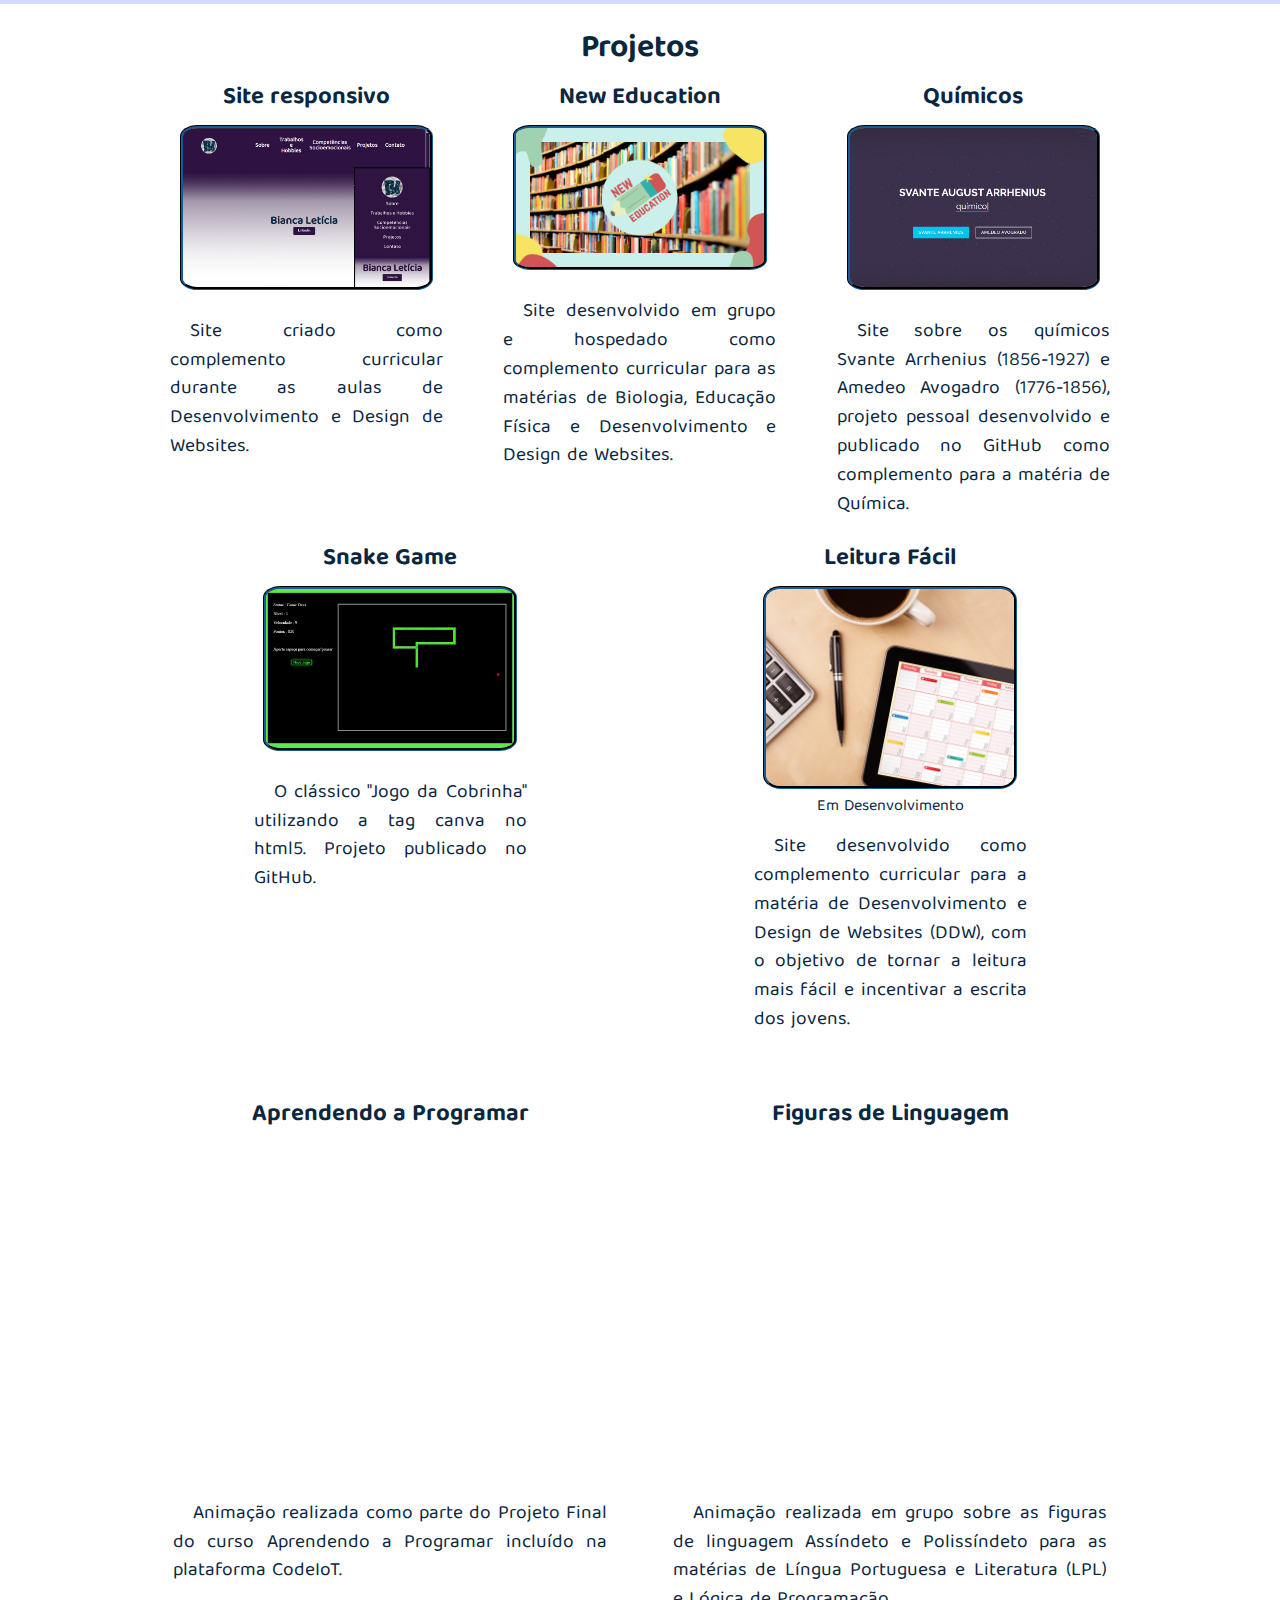
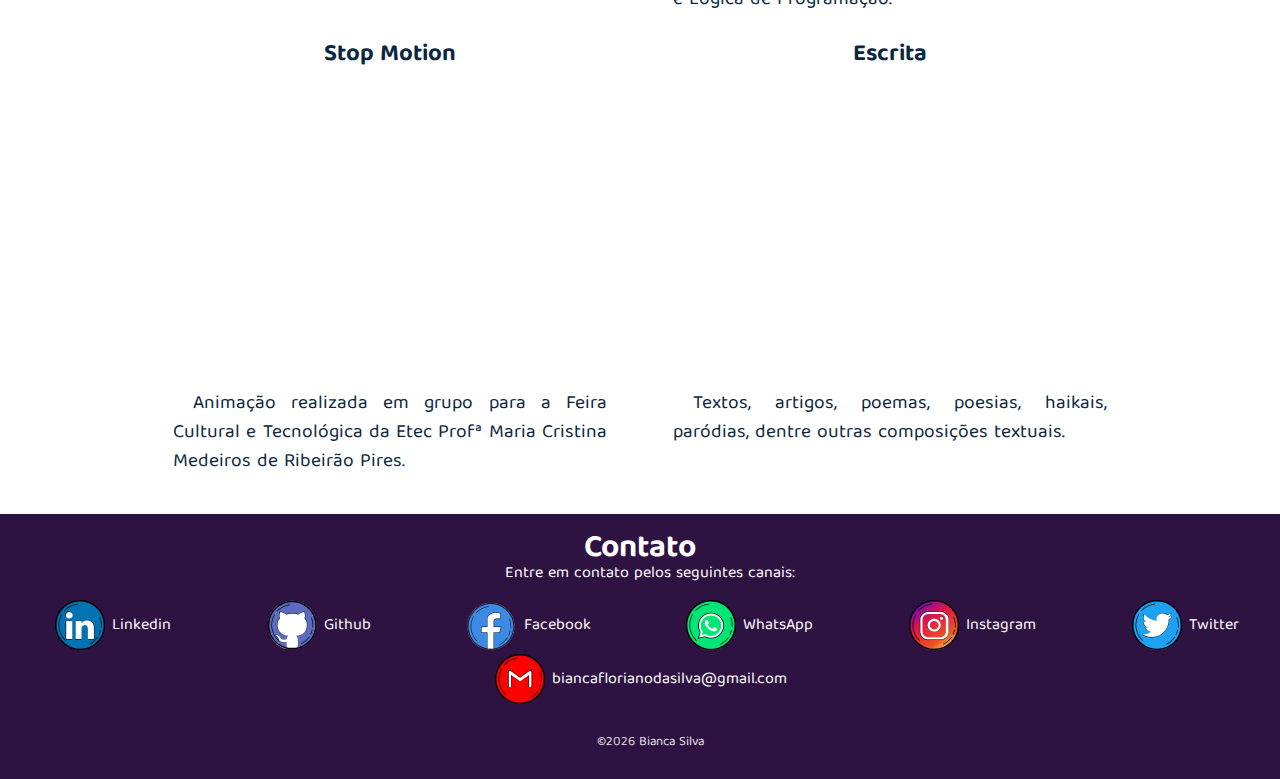
<file: assets/project/site-responsivo/index.html>
<html>
    <head>
        <title>Bianca Silva</title>
        <meta http-equiv="Content-Type" content="text/html; charset=UTF-8">
        <meta name="viewport" content="width=device-width, initial-scale=1.0">
        <meta name="keywords" content=" Bianca Silva, tecnologia, currículo, portfólio, escolar, cv">
        <meta name="descriptison" content="Site desenvolvido como portfólio pessoal e complemento curricular.">
        <link href="https://fonts.googleapis.com/css2?family=Baloo+Tamma+2:wght@500&display=swap" rel="stylesheet"> <!-- Fontes: Baloo Tamma 2 ou Manrope e a Cookie para citações-->
        <link href="https://fonts.googleapis.com/css2?family=Manrope:wght@500&display=swap" rel="stylesheet">
        <link rel="icon" href="img/icones/logo.png"> 
        <link rel="stylesheet" type="text/css" href="css/reset.css">        
        <link rel="stylesheet" type="text/css" href="css/estilo.css">        
    </head>
    <body>
        <div id="carregando" class="carregando"></div>
        <div id="conteudo">
            <nav class="logo">
                <a href="index.html"> <img src="img/icones/lverde.png" alt="Logo"> </a>
                <ul>
                    <li> <a href="#sobre">Sobre</a> </li>
                    <li> <a href="#especial">Trabalhos e Hobbies</a> </li>
                    <li> <a href="#socio">Competências Socioemocionais</a> </li>
                    <li> <a href="#projetos">Projetos</a> </li>
                    <li> <a href="#contato">Contato</a> </li>
                </ul>
            </nav>
            <header>  
                <h1>Bianca Silva</h1>
                <a class="botao" href="https://www.linkedin.com/in/biancafsilva" target="_blank">Linkedin</a>                
            </header>
            <div class="container">
                <div class="verde">
                    <section id="sobre"> 
                        <h2>Quem sou?</h2>
                        <div class="foto"> <img src="img/Bianca.jpg" alt="Bianca"> </div>
                        <div class="texto">
                            <p> Me chamo Bianca Letícia Floriano da Silva, tenho 16 anos e atualmente estou cursando o Técnico em Informatica para a Internet Integrado ao Ensino Médio na Etec Prof.ª Maria Cristina Medeiros de Ribeirão Pires. </p>
                            <p> Embora não seja tão boa em determinadas áreas tento me esforçar para conseguir o melhor. Sempre me interessei pela área tecnológica principalmente na parte de design gráfico, programação e desenvolvimento de sites. </p> 
                        </div>                                
                    </section>
                </div>
                <section id="especial">
                    <h2>Trabalhos e hobbies</h2>
                    <div>
                        <img src="img/arte.png" alt="Interesse artístico">
                        <h3>Interesse artístico</h3> 
                        <p> Desenhos, poesias, paródias e pinturas utilizando diferentes estilos e temas. </p>
                    </div>  
                    <div>
                        <img src="img/programar.png" alt="Programação">
                        <h3>Programação</h3> 
                        <p> Desenvolvimento de códigos utilizando: C#, PHP, Python, Portugol, HTML, CSS, JavaScript, JQuery, entre outras.  </p>
                    </div>  
                    <div>
                        <img src="img/edicao.png" alt="Edição">
                        <h3>Edição</h3>
                        <p> Edição e conversão de imagens, animações, áudios e vídeos utilizando diversos programas e plataformas. </p>
                    </div>                     
                    <div>
                        <img src="img/Office.png" alt="Pacote Office">
                        <h3>Pacote Office</h3> 
                        <p> Word, PowerPoint, Excel, Access, Sway e Publisher. </p>
                    </div>    
                    <div>
                        <img src="img/siteapp.png" alt="Desenvolvimento de sites e aplicativos">
                        <h3>Sites e Apps</h3> 
                        <p> Criação e desenvolvimento de sites e aplicativos responsivos para diversas plataformas. </p>
                    </div>            
                    <div>
                        <img src="img/banco de dados.png" alt="Banco de Dados">
                        <h3>Banco de Dados</h3> 
                        <p> Criação, edição e análise de bandos de dados relacionais e não relacionais. </p>
                    </div> 
                </section>
                <div class="roxo">
                    <section id="socio">
                        <h2>Competências Socioemocionais</h2>
                            <h4><a href="docs/eixoscompetencias.pdf" target="_blank">Competências pela BNCC</a></h4>
                            <div class="soc emo">
                                <img src="img/inteligente.png" alt="Abertura ao novo">
                                <h3> Abertura ao novo </h3> 
                                <p> Sou muito disposta a aprender e conhecer novas áreas e assuntos, procuro sempre pesquisar, ler, ouvir podcasts e músicas, assistir documentários e vídeos para expandir meus conhecimentos. </p>
                            </div>
                            <div class="soc emo">
                                <img src="img/autogestao.png" alt="Autogestão">
                                <h3> Autogestão e Autonomia </h3> 
                                <p> Sou um pessoa organizada, focada, flexível porém crítica, resiliente e responsável, gosto de trabalhar em projetos e estou sempre buscando melhorias e visando o benefício pessoal e coletivo de forma sustentável e prática.  </p>
                            </div>
                            <div class="soc emo">
                                <img src="img/coopera.png" alt="Consciência e cooperação">
                                <h3> Consciência e cooperação </h3> 
                                <p> Prezo pelo diálogo para resolver qualquer situação, evitando julgamentos, reconhecendo meus erros e aceitando diferentes opiniões e críticas. Respeito e valorizo a diversidade. </p>
                            </div>
                    </section>
                </div>
                <section id="projetos">
                    <h2 id="projeto">Projetos</h2>                                                           
                        <div class="soc proj">
                            <h3> Site responsivo </h3> 
                            <a href="https://biancalesilva.000webhostapp.com/" target="_blank"><img src="img/projetos/SiteResponsivo.jpg" alt="Site responsivo"></a>                            
                            <p> Site criado como complemento curricular durante as aulas de Desenvolvimento e Design de Websites. </p>
                        </div>
                        <div class="soc proj">
                            <h3> New Education </h3> 
                            <a href="https://biancafsilva.github.io/SiteInterdisciplinar/" target="_blank"><img src="img/projetos/NewEducation.png" alt="New Education"></a>                           
                            <p> Site desenvolvido em grupo e hospedado como complemento curricular para as matérias de Biologia, Educação Física e Desenvolvimento e Design de Websites. </p>
                        </div>
                        <div class="soc proj">
                            <h3> Químicos </h3> 
                            <a href="https://biancafsilva.github.io/Quimicos/index.html" target="_blank"><img src="img/projetos/quimicos.jpg" alt="Químicos"></a>                            
                            <p> Site sobre os químicos Svante Arrhenius (1856-1927) e Amedeo Avogadro (1776-1856), projeto pessoal desenvolvido e publicado no GitHub como complemento para a matéria de Química. </p>
                        </div>
                        <div class="soc proj">
                            <h3> Snake Game </h3> 
                            <a href="https://biancafsilva.github.io/snake-game/" target="_blank"><img src="img/projetos/snake.jpg" alt="Reprodução do Snake Game"></a>                            
                            <p> O clássico "Jogo da Cobrinha" utilizando a tag canva no html5. Projeto publicado no GitHub. </p>
                        </div>
                        <div class="soc proj">
                            <h3> Leitura Fácil </h3> 
                            <a href="https://biancafsilva.github.io/LeituraFacil/" target="_blank"><img src="img/projetos/projeto.jpg" alt="Leitura Fácil"></a> 
                            <small><b>Em Desenvolvimento</b></small>                           
                            <p> Site desenvolvido como complemento curricular para a matéria de Desenvolvimento e Design de Websites (DDW), com o objetivo de tornar a leitura mais fácil e incentivar a escrita dos jovens. </p>
                        </div> <!--  
                        <div class="soc proj">
                            <h3> Podcast - Síndrome do Pânico </h3> 
                            <a href="https://www.buzzsprout.com/1093010/3776984-sindrome-do-panico?play=true" target="_blank"><img src="img/projetos/sindromedopanico.jpg" alt="Podcast - Síndrome do Pânico"></a>                            
                            <p> Podcast sobre a Síndrome do Pânico realizado em grupo como complemento para a matéria de Educação Física. <br> <a href="https://open.spotify.com/episode/4AtR0UxpYuZOqU64pDQbcQ?si=4vK_YtugTDWOZhlmSvQQcA" target="_blank"> Ouça no Spotify </a> </p>
                        </div>-->
                </section>
                <section id="hobby">                    
                    <div class="hobby">
                        <h3>Aprendendo a Programar</h3>
                        <iframe src="https://scratch.mit.edu/projects/342221010/embed" allowtransparency="true" width="80%" height="350" frameborder="0" scrolling="no" allowfullscreen></iframe>
                        <p> Animação realizada como parte do Projeto Final do curso Aprendendo a Programar incluído na plataforma CodeIoT. </p>
                    </div>
                    <div class="hobby">
                        <h3> Figuras de Linguagem </h3>
                        <iframe src="https://scratch.mit.edu/projects/323585634/embed" allowtransparency="true" width="80%" height="350" frameborder="0" scrolling="no" allowfullscreen></iframe>
                        <p>Animação realizada em grupo sobre as figuras de linguagem Assíndeto e Polissíndeto para as matérias de Língua Portuguesa e Literatura (LPL) e Lógica de Programação. </p>
                    </div>
                    <div class="hobby">
                        <h3> Stop Motion </h3>
                        <iframe width="80%" height="300" src="https://www.youtube.com/embed/7HJRCkiHx5s" frameborder="0" allow="accelerometer; autoplay; encrypted-media; gyroscope; picture-in-picture" allowfullscreen></iframe>
                        <p> Animação realizada em grupo para a Feira Cultural e Tecnológica da Etec Profª Maria Cristina Medeiros de Ribeirão Pires. </p>
                    </div>
                    <div class="hobby">
                        <h3>Escrita</h3>
                        <iframe src="docs/Humana Porcelana.pdf" width="80%" height="300"></iframe>
                        <p>Textos, artigos, poemas, poesias, haikais, paródias, dentre outras composições textuais.</p>
                    </div>
                </section>
                <section id="contato">
                    <div>                    
                        <h2>Contato</h2>
                        <p> Entre em contato pelos seguintes canais: </p> <br>
                    </div> 
                        <div class="cntt">    
                            <a href="https://www.linkedin.com/in/biancafsilva" target="_blank"><img src="img/icones/linkedin-icon.png" alt="Linkedin"> Linkedin </a>
                        </div>
                        <div class="cntt"> 
                            <a href="https://github.com/BiancaFSilva" target="_blank"><img src="img/icones/github-icon.png" alt="Github"> Github </a>
                        </div>
                        <div class="cntt">     
                            <a href="https://www.facebook.com/profile.php?id=100007384352108&epa=SEARCH_BOX" target="_blank"><img src="img/icones/facebook-icon.png" alt="Facebook"> Facebook </a> 
                        </div> 
                        <div class="redes">  
                            <a href="https://api.whatsapp.com/send?phone=5511999678186" target="_blank"><img src="img/icones/whatsapp-icon.png" alt="WhatsApp"> WhatsApp </a>   
                        </div>
                        <div class="redes">      
                            <a href="https://www.instagram.com/_bianca.zip/?hl=pt-br" target="_blank"><img src="img/icones/instagram-icon.png" alt="Instagram"> Instagram </a>       
                        </div>
                        <div class="redes">  
                            <a href="https://twitter.com/BiancaLetcia2" target="_blank"><img src="img/icones/twitter-icon.png" alt="Twitter"> Twitter </a>         
                        </div>   
                        <div class="mail">
                            <a href="mailto:biancaflorianodasilva@gmail.com" target="_blank"><img src="img/icones/gmail-icon.png" alt="Gmail"> biancaflorianodasilva@gmail.com </a>
                        </div> 
                </section>
            </div>            
            <footer>
                <p>&copy;<script>document.write(new Date().getFullYear());</script> Bianca Silva</p>
            </footer>         
        </div>
        <script type="text/javascript" src="js/main.js"></script>
    </body>
</html>
</file>
<file: assets/plugins/themify-icons/themify-icons.css>
@font-face {
  font-family: 'themify';
  src: url('fonts/themify.eot?-fvbane');
  src: url('fonts/themify.eot?#iefix-fvbane') format('embedded-opentype'),
  url('fonts/themify.woff?-fvbane') format('woff'),
  url('fonts/themify.ttf?-fvbane') format('truetype'),
  url('fonts/themify.svg?-fvbane#themify') format('svg');
  font-weight: normal;
  font-style: normal;
}

[class^="ti-"],
[class*=" ti-"] {
  font-family: 'themify';
  speak: none;
  font-style: normal;
  font-weight: normal;
  font-variant: normal;
  text-transform: none;
  line-height: 1;

  /* Better Font Rendering =========== */
  -webkit-font-smoothing: antialiased;
  -moz-osx-font-smoothing: grayscale;
}

.ti-wand:before {
  content: "\e600";
}

.ti-volume:before {
  content: "\e601";
}

.ti-user:before {
  content: "\e602";
}

.ti-unlock:before {
  content: "\e603";
}

.ti-unlink:before {
  content: "\e604";
}

.ti-trash:before {
  content: "\e605";
}

.ti-thought:before {
  content: "\e606";
}

.ti-target:before {
  content: "\e607";
}

.ti-tag:before {
  content: "\e608";
}

.ti-tablet:before {
  content: "\e609";
}

.ti-star:before {
  content: "\e60a";
}

.ti-spray:before {
  content: "\e60b";
}

.ti-signal:before {
  content: "\e60c";
}

.ti-shopping-cart:before {
  content: "\e60d";
}

.ti-shopping-cart-full:before {
  content: "\e60e";
}

.ti-settings:before {
  content: "\e60f";
}

.ti-search:before {
  content: "\e610";
}

.ti-zoom-in:before {
  content: "\e611";
}

.ti-zoom-out:before {
  content: "\e612";
}

.ti-cut:before {
  content: "\e613";
}

.ti-ruler:before {
  content: "\e614";
}

.ti-ruler-pencil:before {
  content: "\e615";
}

.ti-ruler-alt:before {
  content: "\e616";
}

.ti-bookmark:before {
  content: "\e617";
}

.ti-bookmark-alt:before {
  content: "\e618";
}

.ti-reload:before {
  content: "\e619";
}

.ti-plus:before {
  content: "\e61a";
}

.ti-pin:before {
  content: "\e61b";
}

.ti-pencil:before {
  content: "\e61c";
}

.ti-pencil-alt:before {
  content: "\e61d";
}

.ti-paint-roller:before {
  content: "\e61e";
}

.ti-paint-bucket:before {
  content: "\e61f";
}

.ti-na:before {
  content: "\e620";
}

.ti-mobile:before {
  content: "\e621";
}

.ti-minus:before {
  content: "\e622";
}

.ti-medall:before {
  content: "\e623";
}

.ti-medall-alt:before {
  content: "\e624";
}

.ti-marker:before {
  content: "\e625";
}

.ti-marker-alt:before {
  content: "\e626";
}

.ti-arrow-up:before {
  content: "\e627";
}

.ti-arrow-right:before {
  content: "\e628";
}

.ti-arrow-left:before {
  content: "\e629";
}

.ti-arrow-down:before {
  content: "\e62a";
}

.ti-lock:before {
  content: "\e62b";
}

.ti-location-arrow:before {
  content: "\e62c";
}

.ti-link:before {
  content: "\e62d";
}

.ti-layout:before {
  content: "\e62e";
}

.ti-layers:before {
  content: "\e62f";
}

.ti-layers-alt:before {
  content: "\e630";
}

.ti-key:before {
  content: "\e631";
}

.ti-import:before {
  content: "\e632";
}

.ti-image:before {
  content: "\e633";
}

.ti-heart:before {
  content: "\e634";
}

.ti-heart-broken:before {
  content: "\e635";
}

.ti-hand-stop:before {
  content: "\e636";
}

.ti-hand-open:before {
  content: "\e637";
}

.ti-hand-drag:before {
  content: "\e638";
}

.ti-folder:before {
  content: "\e639";
}

.ti-flag:before {
  content: "\e63a";
}

.ti-flag-alt:before {
  content: "\e63b";
}

.ti-flag-alt-2:before {
  content: "\e63c";
}

.ti-eye:before {
  content: "\e63d";
}

.ti-export:before {
  content: "\e63e";
}

.ti-exchange-vertical:before {
  content: "\e63f";
}

.ti-desktop:before {
  content: "\e640";
}

.ti-cup:before {
  content: "\e641";
}

.ti-crown:before {
  content: "\e642";
}

.ti-comments:before {
  content: "\e643";
}

.ti-comment:before {
  content: "\e644";
}

.ti-comment-alt:before {
  content: "\e645";
}

.ti-close:before {
  content: "\e646";
}

.ti-clip:before {
  content: "\e647";
}

.ti-angle-up:before {
  content: "\e648";
}

.ti-angle-right:before {
  content: "\e649";
}

.ti-angle-left:before {
  content: "\e64a";
}

.ti-angle-down:before {
  content: "\e64b";
}

.ti-check:before {
  content: "\e64c";
}

.ti-check-box:before {
  content: "\e64d";
}

.ti-camera:before {
  content: "\e64e";
}

.ti-announcement:before {
  content: "\e64f";
}

.ti-brush:before {
  content: "\e650";
}

.ti-briefcase:before {
  content: "\e651";
}

.ti-bolt:before {
  content: "\e652";
}

.ti-bolt-alt:before {
  content: "\e653";
}

.ti-blackboard:before {
  content: "\e654";
}

.ti-bag:before {
  content: "\e655";
}

.ti-move:before {
  content: "\e656";
}

.ti-arrows-vertical:before {
  content: "\e657";
}

.ti-arrows-horizontal:before {
  content: "\e658";
}

.ti-fullscreen:before {
  content: "\e659";
}

.ti-arrow-top-right:before {
  content: "\e65a";
}

.ti-arrow-top-left:before {
  content: "\e65b";
}

.ti-arrow-circle-up:before {
  content: "\e65c";
}

.ti-arrow-circle-right:before {
  content: "\e65d";
}

.ti-arrow-circle-left:before {
  content: "\e65e";
}

.ti-arrow-circle-down:before {
  content: "\e65f";
}

.ti-angle-double-up:before {
  content: "\e660";
}

.ti-angle-double-right:before {
  content: "\e661";
}

.ti-angle-double-left:before {
  content: "\e662";
}

.ti-angle-double-down:before {
  content: "\e663";
}

.ti-zip:before {
  content: "\e664";
}

.ti-world:before {
  content: "\e665";
}

.ti-wheelchair:before {
  content: "\e666";
}

.ti-view-list:before {
  content: "\e667";
}

.ti-view-list-alt:before {
  content: "\e668";
}

.ti-view-grid:before {
  content: "\e669";
}

.ti-uppercase:before {
  content: "\e66a";
}

.ti-upload:before {
  content: "\e66b";
}

.ti-underline:before {
  content: "\e66c";
}

.ti-truck:before {
  content: "\e66d";
}

.ti-timer:before {
  content: "\e66e";
}

.ti-ticket:before {
  content: "\e66f";
}

.ti-thumb-up:before {
  content: "\e670";
}

.ti-thumb-down:before {
  content: "\e671";
}

.ti-text:before {
  content: "\e672";
}

.ti-stats-up:before {
  content: "\e673";
}

.ti-stats-down:before {
  content: "\e674";
}

.ti-split-v:before {
  content: "\e675";
}

.ti-split-h:before {
  content: "\e676";
}

.ti-smallcap:before {
  content: "\e677";
}

.ti-shine:before {
  content: "\e678";
}

.ti-shift-right:before {
  content: "\e679";
}

.ti-shift-left:before {
  content: "\e67a";
}

.ti-shield:before {
  content: "\e67b";
}

.ti-notepad:before {
  content: "\e67c";
}

.ti-server:before {
  content: "\e67d";
}

.ti-quote-right:before {
  content: "\e67e";
}

.ti-quote-left:before {
  content: "\e67f";
}

.ti-pulse:before {
  content: "\e680";
}

.ti-printer:before {
  content: "\e681";
}

.ti-power-off:before {
  content: "\e682";
}

.ti-plug:before {
  content: "\e683";
}

.ti-pie-chart:before {
  content: "\e684";
}

.ti-paragraph:before {
  content: "\e685";
}

.ti-panel:before {
  content: "\e686";
}

.ti-package:before {
  content: "\e687";
}

.ti-music:before {
  content: "\e688";
}

.ti-music-alt:before {
  content: "\e689";
}

.ti-mouse:before {
  content: "\e68a";
}

.ti-mouse-alt:before {
  content: "\e68b";
}

.ti-money:before {
  content: "\e68c";
}

.ti-microphone:before {
  content: "\e68d";
}

.ti-menu:before {
  content: "\e68e";
}

.ti-menu-alt:before {
  content: "\e68f";
}

.ti-map:before {
  content: "\e690";
}

.ti-map-alt:before {
  content: "\e691";
}

.ti-loop:before {
  content: "\e692";
}

.ti-location-pin:before {
  content: "\e693";
}

.ti-list:before {
  content: "\e694";
}

.ti-light-bulb:before {
  content: "\e695";
}

.ti-Italic:before {
  content: "\e696";
}

.ti-info:before {
  content: "\e697";
}

.ti-infinite:before {
  content: "\e698";
}

.ti-id-badge:before {
  content: "\e699";
}

.ti-hummer:before {
  content: "\e69a";
}

.ti-home:before {
  content: "\e69b";
}

.ti-help:before {
  content: "\e69c";
}

.ti-headphone:before {
  content: "\e69d";
}

.ti-harddrives:before {
  content: "\e69e";
}

.ti-harddrive:before {
  content: "\e69f";
}

.ti-gift:before {
  content: "\e6a0";
}

.ti-game:before {
  content: "\e6a1";
}

.ti-filter:before {
  content: "\e6a2";
}

.ti-files:before {
  content: "\e6a3";
}

.ti-file:before {
  content: "\e6a4";
}

.ti-eraser:before {
  content: "\e6a5";
}

.ti-envelope:before {
  content: "\e6a6";
}

.ti-download:before {
  content: "\e6a7";
}

.ti-direction:before {
  content: "\e6a8";
}

.ti-direction-alt:before {
  content: "\e6a9";
}

.ti-dashboard:before {
  content: "\e6aa";
}

.ti-control-stop:before {
  content: "\e6ab";
}

.ti-control-shuffle:before {
  content: "\e6ac";
}

.ti-control-play:before {
  content: "\e6ad";
}

.ti-control-pause:before {
  content: "\e6ae";
}

.ti-control-forward:before {
  content: "\e6af";
}

.ti-control-backward:before {
  content: "\e6b0";
}

.ti-cloud:before {
  content: "\e6b1";
}

.ti-cloud-up:before {
  content: "\e6b2";
}

.ti-cloud-down:before {
  content: "\e6b3";
}

.ti-clipboard:before {
  content: "\e6b4";
}

.ti-car:before {
  content: "\e6b5";
}

.ti-calendar:before {
  content: "\e6b6";
}

.ti-book:before {
  content: "\e6b7";
}

.ti-bell:before {
  content: "\e6b8";
}

.ti-basketball:before {
  content: "\e6b9";
}

.ti-bar-chart:before {
  content: "\e6ba";
}

.ti-bar-chart-alt:before {
  content: "\e6bb";
}

.ti-back-right:before {
  content: "\e6bc";
}

.ti-back-left:before {
  content: "\e6bd";
}

.ti-arrows-corner:before {
  content: "\e6be";
}

.ti-archive:before {
  content: "\e6bf";
}

.ti-anchor:before {
  content: "\e6c0";
}

.ti-align-right:before {
  content: "\e6c1";
}

.ti-align-left:before {
  content: "\e6c2";
}

.ti-align-justify:before {
  content: "\e6c3";
}

.ti-align-center:before {
  content: "\e6c4";
}

.ti-alert:before {
  content: "\e6c5";
}

.ti-alarm-clock:before {
  content: "\e6c6";
}

.ti-agenda:before {
  content: "\e6c7";
}

.ti-write:before {
  content: "\e6c8";
}

.ti-window:before {
  content: "\e6c9";
}

.ti-widgetized:before {
  content: "\e6ca";
}

.ti-widget:before {
  content: "\e6cb";
}

.ti-widget-alt:before {
  content: "\e6cc";
}

.ti-wallet:before {
  content: "\e6cd";
}

.ti-video-clapper:before {
  content: "\e6ce";
}

.ti-video-camera:before {
  content: "\e6cf";
}

.ti-vector:before {
  content: "\e6d0";
}

.ti-themify-logo:before {
  content: "\e6d1";
}

.ti-themify-favicon:before {
  content: "\e6d2";
}

.ti-themify-favicon-alt:before {
  content: "\e6d3";
}

.ti-support:before {
  content: "\e6d4";
}

.ti-stamp:before {
  content: "\e6d5";
}

.ti-split-v-alt:before {
  content: "\e6d6";
}

.ti-slice:before {
  content: "\e6d7";
}

.ti-shortcode:before {
  content: "\e6d8";
}

.ti-shift-right-alt:before {
  content: "\e6d9";
}

.ti-shift-left-alt:before {
  content: "\e6da";
}

.ti-ruler-alt-2:before {
  content: "\e6db";
}

.ti-receipt:before {
  content: "\e6dc";
}

.ti-pin2:before {
  content: "\e6dd";
}

.ti-pin-alt:before {
  content: "\e6de";
}

.ti-pencil-alt2:before {
  content: "\e6df";
}

.ti-palette:before {
  content: "\e6e0";
}

.ti-more:before {
  content: "\e6e1";
}

.ti-more-alt:before {
  content: "\e6e2";
}

.ti-microphone-alt:before {
  content: "\e6e3";
}

.ti-magnet:before {
  content: "\e6e4";
}

.ti-line-double:before {
  content: "\e6e5";
}

.ti-line-dotted:before {
  content: "\e6e6";
}

.ti-line-dashed:before {
  content: "\e6e7";
}

.ti-layout-width-full:before {
  content: "\e6e8";
}

.ti-layout-width-default:before {
  content: "\e6e9";
}

.ti-layout-width-default-alt:before {
  content: "\e6ea";
}

.ti-layout-tab:before {
  content: "\e6eb";
}

.ti-layout-tab-window:before {
  content: "\e6ec";
}

.ti-layout-tab-v:before {
  content: "\e6ed";
}

.ti-layout-tab-min:before {
  content: "\e6ee";
}

.ti-layout-slider:before {
  content: "\e6ef";
}

.ti-layout-slider-alt:before {
  content: "\e6f0";
}

.ti-layout-sidebar-right:before {
  content: "\e6f1";
}

.ti-layout-sidebar-none:before {
  content: "\e6f2";
}

.ti-layout-sidebar-left:before {
  content: "\e6f3";
}

.ti-layout-placeholder:before {
  content: "\e6f4";
}

.ti-layout-menu:before {
  content: "\e6f5";
}

.ti-layout-menu-v:before {
  content: "\e6f6";
}

.ti-layout-menu-separated:before {
  content: "\e6f7";
}

.ti-layout-menu-full:before {
  content: "\e6f8";
}

.ti-layout-media-right-alt:before {
  content: "\e6f9";
}

.ti-layout-media-right:before {
  content: "\e6fa";
}

.ti-layout-media-overlay:before {
  content: "\e6fb";
}

.ti-layout-media-overlay-alt:before {
  content: "\e6fc";
}

.ti-layout-media-overlay-alt-2:before {
  content: "\e6fd";
}

.ti-layout-media-left-alt:before {
  content: "\e6fe";
}

.ti-layout-media-left:before {
  content: "\e6ff";
}

.ti-layout-media-center-alt:before {
  content: "\e700";
}

.ti-layout-media-center:before {
  content: "\e701";
}

.ti-layout-list-thumb:before {
  content: "\e702";
}

.ti-layout-list-thumb-alt:before {
  content: "\e703";
}

.ti-layout-list-post:before {
  content: "\e704";
}

.ti-layout-list-large-image:before {
  content: "\e705";
}

.ti-layout-line-solid:before {
  content: "\e706";
}

.ti-layout-grid4:before {
  content: "\e707";
}

.ti-layout-grid3:before {
  content: "\e708";
}

.ti-layout-grid2:before {
  content: "\e709";
}

.ti-layout-grid2-thumb:before {
  content: "\e70a";
}

.ti-layout-cta-right:before {
  content: "\e70b";
}

.ti-layout-cta-left:before {
  content: "\e70c";
}

.ti-layout-cta-center:before {
  content: "\e70d";
}

.ti-layout-cta-btn-right:before {
  content: "\e70e";
}

.ti-layout-cta-btn-left:before {
  content: "\e70f";
}

.ti-layout-column4:before {
  content: "\e710";
}

.ti-layout-column3:before {
  content: "\e711";
}

.ti-layout-column2:before {
  content: "\e712";
}

.ti-layout-accordion-separated:before {
  content: "\e713";
}

.ti-layout-accordion-merged:before {
  content: "\e714";
}

.ti-layout-accordion-list:before {
  content: "\e715";
}

.ti-ink-pen:before {
  content: "\e716";
}

.ti-info-alt:before {
  content: "\e717";
}

.ti-help-alt:before {
  content: "\e718";
}

.ti-headphone-alt:before {
  content: "\e719";
}

.ti-hand-point-up:before {
  content: "\e71a";
}

.ti-hand-point-right:before {
  content: "\e71b";
}

.ti-hand-point-left:before {
  content: "\e71c";
}

.ti-hand-point-down:before {
  content: "\e71d";
}

.ti-gallery:before {
  content: "\e71e";
}

.ti-face-smile:before {
  content: "\e71f";
}

.ti-face-sad:before {
  content: "\e720";
}

.ti-credit-card:before {
  content: "\e721";
}

.ti-control-skip-forward:before {
  content: "\e722";
}

.ti-control-skip-backward:before {
  content: "\e723";
}

.ti-control-record:before {
  content: "\e724";
}

.ti-control-eject:before {
  content: "\e725";
}

.ti-comments-smiley:before {
  content: "\e726";
}

.ti-brush-alt:before {
  content: "\e727";
}

.ti-youtube:before {
  content: "\e728";
}

.ti-vimeo:before {
  content: "\e729";
}

.ti-twitter:before {
  content: "\e72a";
}

.ti-time:before {
  content: "\e72b";
}

.ti-tumblr:before {
  content: "\e72c";
}

.ti-skype:before {
  content: "\e72d";
}

.ti-share:before {
  content: "\e72e";
}

.ti-share-alt:before {
  content: "\e72f";
}

.ti-rocket:before {
  content: "\e730";
}

.ti-pinterest:before {
  content: "\e731";
}

.ti-new-window:before {
  content: "\e732";
}

.ti-microsoft:before {
  content: "\e733";
}

.ti-list-ol:before {
  content: "\e734";
}

.ti-linkedin:before {
  content: "\e735";
}

.ti-layout-sidebar-2:before {
  content: "\e736";
}

.ti-layout-grid4-alt:before {
  content: "\e737";
}

.ti-layout-grid3-alt:before {
  content: "\e738";
}

.ti-layout-grid2-alt:before {
  content: "\e739";
}

.ti-layout-column4-alt:before {
  content: "\e73a";
}

.ti-layout-column3-alt:before {
  content: "\e73b";
}

.ti-layout-column2-alt:before {
  content: "\e73c";
}

.ti-instagram:before {
  content: "\e73d";
}

.ti-google:before {
  content: "\e73e";
}

.ti-github:before {
  content: "\e73f";
}

.ti-flickr:before {
  content: "\e740";
}

.ti-facebook:before {
  content: "\e741";
}

.ti-dropbox:before {
  content: "\e742";
}

.ti-dribbble:before {
  content: "\e743";
}

.ti-apple:before {
  content: "\e744";
}

.ti-android:before {
  content: "\e745";
}

.ti-save:before {
  content: "\e746";
}

.ti-save-alt:before {
  content: "\e747";
}

.ti-yahoo:before {
  content: "\e748";
}

.ti-wordpress:before {
  content: "\e749";
}

.ti-vimeo-alt:before {
  content: "\e74a";
}

.ti-twitter-alt:before {
  content: "\e74b";
}

.ti-tumblr-alt:before {
  content: "\e74c";
}

.ti-trello:before {
  content: "\e74d";
}

.ti-stack-overflow:before {
  content: "\e74e";
}

.ti-soundcloud:before {
  content: "\e74f";
}

.ti-sharethis:before {
  content: "\e750";
}

.ti-sharethis-alt:before {
  content: "\e751";
}

.ti-reddit:before {
  content: "\e752";
}

.ti-pinterest-alt:before {
  content: "\e753";
}

.ti-microsoft-alt:before {
  content: "\e754";
}

.ti-linux:before {
  content: "\e755";
}

.ti-jsfiddle:before {
  content: "\e756";
}

.ti-joomla:before {
  content: "\e757";
}

.ti-html5:before {
  content: "\e758";
}

.ti-flickr-alt:before {
  content: "\e759";
}

.ti-email:before {
  content: "\e75a";
}

.ti-drupal:before {
  content: "\e75b";
}

.ti-dropbox-alt:before {
  content: "\e75c";
}

.ti-css3:before {
  content: "\e75d";
}

.ti-rss:before {
  content: "\e75e";
}

.ti-rss-alt:before {
  content: "\e75f";
}
</file>
<file: assets/plugins/Venobox/venobox.css>
/* ------ venobox.css --------*/
.vbox-overlay *, .vbox-overlay *:before, .vbox-overlay *:after{
    -webkit-backface-visibility: hidden;
    -webkit-box-sizing:border-box;
    -moz-box-sizing:border-box;
    box-sizing:border-box;

}
.vbox-overlay{
    display: -webkit-flex;
    display: flex;
    -webkit-flex-direction: column;
    flex-direction: column;
    -webkit-justify-content: center;
    justify-content: center;
    -webkit-align-items: center;
    align-items: center;
    position: fixed;
    left: 0;
    top: 0;
    bottom: 0;
    right: 0;
    z-index: 1040;
    -webkit-transform:translateZ(1000px);
    transform: translateZ(1000px);
    transform-style: preserve-3d;
}

/* ----- navigation ----- */
.vbox-title{
    width: 100%;
    height: 40px;
    float: left;
    text-align: center;
    line-height: 28px;
    font-size: 12px;
    padding: 6px 40px;
    overflow: hidden;
    position: fixed;
    display: none;
    left: 0;
    z-index: 1050;
}
.vbox-close{
    cursor: pointer;
    position: fixed;
    top: -1px;
    right: 0;
    width: 50px;
    height: 40px;
    padding: 6px;
    display: block;
    background-position:10px center;
    overflow: hidden;
    font-size: 24px;
    line-height: 1;
    text-align: center;
    z-index: 1050;
}
.vbox-num{
    cursor: pointer;
    position: fixed;
    left: 0;
    height: 40px;
    display: block;
    overflow: hidden;
    line-height: 28px;
    font-size: 12px;
    padding: 6px 10px;
    display: none;
    z-index: 1050;
}
/* ----- navigation ARROWS ----- */
.vbox-next, .vbox-prev{
    position: fixed;
    top: 50%;
    margin-top: -15px;
    overflow: hidden;
    cursor: pointer;
    display: block;
    width: 45px;
    height: 45px;
    z-index: 1050;
}
.vbox-next span, .vbox-prev span{
    position: relative;
    width: 20px;
    height: 20px;
    border: 2px solid transparent;
    border-top-color: #B6B6B6;
    border-right-color: #B6B6B6;
    text-indent: -100px;
    position: absolute;
    top: 8px;
    display: block;
}
.vbox-prev{
    left: 15px;
}
.vbox-next{
    right: 15px;
}
.vbox-prev span{
    left: 10px;
    -ms-transform: rotate(-135deg);
    -webkit-transform: rotate(-135deg);
    transform: rotate(-135deg);
}
.vbox-next span{
    -ms-transform: rotate(45deg);
    -webkit-transform: rotate(45deg);
    transform: rotate(45deg);
    right: 10px;
}
/* ------- inline window ------ */
.vbox-inline{
    width: 420px;
    height: 315px;
    height: 70vh;
    padding: 10px;
    background: #fff;
    margin: 0 auto;
    overflow: auto;
    text-align: left;
}
/* ------- Video & iFrames window ------ */
.venoframe{
    max-width: 100%;
    width: 100%;
    border: none;
    width: 100%;
    height: 260px;
    height: 70vh;
}
.venoframe.vbvid{
    height: 260px;
}
@media (min-width: 768px) {
    .venoframe, .vbox-inline{
        width: 90%;
        height: 360px;
        height: 70vh;
    }
    .venoframe.vbvid{
        width: 640px;
        height: 360px;
    }
}
@media (min-width: 992px) {
    .venoframe, .vbox-inline{
        max-width: 1200px;
        width: 80%;
        height: 540px;
        height: 70vh;
    }
    .venoframe.vbvid{
        width: 960px;
        height: 540px;
    }
}
/* 
Please do NOT edit this part! 
or at least read this note: http://i.imgur.com/7C0ws9e.gif
*/
.vbox-open{
    overflow: hidden;
}
.vbox-container{
    position: absolute;
    left: 0;
    right: 0;
    top: 0;
    bottom: 0;
    overflow-x: hidden;
    overflow-y: scroll;
    overflow-scrolling: touch;
    -webkit-overflow-scrolling: touch;
    z-index: 20;
    max-height: 100%;

}

.vbox-content{
    text-align: center;
    float: left;
    width: 100%;
    position: relative;
    overflow: hidden;
    padding: 20px 10px;
}
.vbox-container img{
    max-width: 100%;
    height: auto;
}
.figlio{
    box-shadow: 0 0 12px rgba(0,0,0,0.19), 0 6px 6px rgba(0,0,0,0.23);
    max-width: 100%;
    text-align: initial;
}
img.figlio{
    -webkit-user-select: none;
-khtml-user-select: none;
-moz-user-select: none;
-o-user-select: none;
user-select: none;
}
.vbox-content.swipe-left{
    margin-left: -200px !important;
}
.vbox-content.swipe-right{
    margin-left: 200px !important;
}
.animated{
    webkit-transition: margin 300ms ease-out;
    transition: margin 300ms ease-out;
}
.animate-in{
    opacity: 1;
}
.animate-out{
    opacity: 0;
}
/* ---------- preloader ----------
 * SPINKIT 
 * http://tobiasahlin.com/spinkit/
-------------------------------- */
.sk-double-bounce,.sk-rotating-plane{width:40px;height:40px;margin:40px auto}.sk-rotating-plane{background-color:#333;-webkit-animation:sk-rotatePlane 1.2s infinite ease-in-out;animation:sk-rotatePlane 1.2s infinite ease-in-out}@-webkit-keyframes sk-rotatePlane{0%{-webkit-transform:perspective(120px) rotateX(0) rotateY(0);transform:perspective(120px) rotateX(0) rotateY(0)}50%{-webkit-transform:perspective(120px) rotateX(-180.1deg) rotateY(0);transform:perspective(120px) rotateX(-180.1deg) rotateY(0)}100%{-webkit-transform:perspective(120px) rotateX(-180deg) rotateY(-179.9deg);transform:perspective(120px) rotateX(-180deg) rotateY(-179.9deg)}}@keyframes sk-rotatePlane{0%{-webkit-transform:perspective(120px) rotateX(0) rotateY(0);transform:perspective(120px) rotateX(0) rotateY(0)}50%{-webkit-transform:perspective(120px) rotateX(-180.1deg) rotateY(0);transform:perspective(120px) rotateX(-180.1deg) rotateY(0)}100%{-webkit-transform:perspective(120px) rotateX(-180deg) rotateY(-179.9deg);transform:perspective(120px) rotateX(-180deg) rotateY(-179.9deg)}}.sk-double-bounce{position:relative}.sk-double-bounce .sk-child{width:100%;height:100%;border-radius:50%;background-color:#333;opacity:.6;position:absolute;top:0;left:0;-webkit-animation:sk-doubleBounce 2s infinite ease-in-out;animation:sk-doubleBounce 2s infinite ease-in-out}.sk-chasing-dots .sk-child,.sk-spinner-pulse,.sk-three-bounce .sk-child{background-color:#333;border-radius:100%}.sk-double-bounce .sk-double-bounce2{-webkit-animation-delay:-1s;animation-delay:-1s}@-webkit-keyframes sk-doubleBounce{0%,100%{-webkit-transform:scale(0);transform:scale(0)}50%{-webkit-transform:scale(1);transform:scale(1)}}@keyframes sk-doubleBounce{0%,100%{-webkit-transform:scale(0);transform:scale(0)}50%{-webkit-transform:scale(1);transform:scale(1)}}.sk-wave{margin:40px auto;width:50px;height:40px;text-align:center;font-size:10px}.sk-wave .sk-rect{background-color:#333;height:100%;width:6px;display:inline-block;-webkit-animation:sk-waveStretchDelay 1.2s infinite ease-in-out;animation:sk-waveStretchDelay 1.2s infinite ease-in-out}.sk-wave .sk-rect1{-webkit-animation-delay:-1.2s;animation-delay:-1.2s}.sk-wave .sk-rect2{-webkit-animation-delay:-1.1s;animation-delay:-1.1s}.sk-wave .sk-rect3{-webkit-animation-delay:-1s;animation-delay:-1s}.sk-wave .sk-rect4{-webkit-animation-delay:-.9s;animation-delay:-.9s}.sk-wave .sk-rect5{-webkit-animation-delay:-.8s;animation-delay:-.8s}@-webkit-keyframes sk-waveStretchDelay{0%,100%,40%{-webkit-transform:scaleY(.4);transform:scaleY(.4)}20%{-webkit-transform:scaleY(1);transform:scaleY(1)}}@keyframes sk-waveStretchDelay{0%,100%,40%{-webkit-transform:scaleY(.4);transform:scaleY(.4)}20%{-webkit-transform:scaleY(1);transform:scaleY(1)}}.sk-wandering-cubes{margin:40px auto;width:40px;height:40px;position:relative}.sk-wandering-cubes .sk-cube{background-color:#333;width:10px;height:10px;position:absolute;top:0;left:0;-webkit-animation:sk-wanderingCube 1.8s ease-in-out -1.8s infinite both;animation:sk-wanderingCube 1.8s ease-in-out -1.8s infinite both}.sk-chasing-dots,.sk-spinner-pulse{width:40px;height:40px;margin:40px auto}.sk-wandering-cubes .sk-cube2{-webkit-animation-delay:-.9s;animation-delay:-.9s}@-webkit-keyframes sk-wanderingCube{0%{-webkit-transform:rotate(0);transform:rotate(0)}25%{-webkit-transform:translateX(30px) rotate(-90deg) scale(.5);transform:translateX(30px) rotate(-90deg) scale(.5)}50%{-webkit-transform:translateX(30px) translateY(30px) rotate(-179deg);transform:translateX(30px) translateY(30px) rotate(-179deg)}50.1%{-webkit-transform:translateX(30px) translateY(30px) rotate(-180deg);transform:translateX(30px) translateY(30px) rotate(-180deg)}75%{-webkit-transform:translateX(0) translateY(30px) rotate(-270deg) scale(.5);transform:translateX(0) translateY(30px) rotate(-270deg) scale(.5)}100%{-webkit-transform:rotate(-360deg);transform:rotate(-360deg)}}@keyframes sk-wanderingCube{0%{-webkit-transform:rotate(0);transform:rotate(0)}25%{-webkit-transform:translateX(30px) rotate(-90deg) scale(.5);transform:translateX(30px) rotate(-90deg) scale(.5)}50%{-webkit-transform:translateX(30px) translateY(30px) rotate(-179deg);transform:translateX(30px) translateY(30px) rotate(-179deg)}50.1%{-webkit-transform:translateX(30px) translateY(30px) rotate(-180deg);transform:translateX(30px) translateY(30px) rotate(-180deg)}75%{-webkit-transform:translateX(0) translateY(30px) rotate(-270deg) scale(.5);transform:translateX(0) translateY(30px) rotate(-270deg) scale(.5)}100%{-webkit-transform:rotate(-360deg);transform:rotate(-360deg)}}.sk-spinner-pulse{-webkit-animation:sk-pulseScaleOut 1s infinite ease-in-out;animation:sk-pulseScaleOut 1s infinite ease-in-out}@-webkit-keyframes sk-pulseScaleOut{0%{-webkit-transform:scale(0);transform:scale(0)}100%{-webkit-transform:scale(1);transform:scale(1);opacity:0}}@keyframes sk-pulseScaleOut{0%{-webkit-transform:scale(0);transform:scale(0)}100%{-webkit-transform:scale(1);transform:scale(1);opacity:0}}.sk-chasing-dots{position:relative;text-align:center;-webkit-animation:sk-chasingDotsRotate 2s infinite linear;animation:sk-chasingDotsRotate 2s infinite linear}.sk-chasing-dots .sk-child{width:60%;height:60%;display:inline-block;position:absolute;top:0;-webkit-animation:sk-chasingDotsBounce 2s infinite ease-in-out;animation:sk-chasingDotsBounce 2s infinite ease-in-out}.sk-chasing-dots .sk-dot2{top:auto;bottom:0;-webkit-animation-delay:-1s;animation-delay:-1s}@-webkit-keyframes sk-chasingDotsRotate{100%{-webkit-transform:rotate(360deg);transform:rotate(360deg)}}@keyframes sk-chasingDotsRotate{100%{-webkit-transform:rotate(360deg);transform:rotate(360deg)}}@-webkit-keyframes sk-chasingDotsBounce{0%,100%{-webkit-transform:scale(0);transform:scale(0)}50%{-webkit-transform:scale(1);transform:scale(1)}}@keyframes sk-chasingDotsBounce{0%,100%{-webkit-transform:scale(0);transform:scale(0)}50%{-webkit-transform:scale(1);transform:scale(1)}}.sk-three-bounce{margin:40px auto;width:80px;text-align:center}.sk-three-bounce .sk-child{width:20px;height:20px;display:inline-block;-webkit-animation:sk-three-bounce 1.4s ease-in-out 0s infinite both;animation:sk-three-bounce 1.4s ease-in-out 0s infinite both}.sk-circle .sk-child:before,.sk-fading-circle .sk-circle:before{display:block;border-radius:100%;content:'';background-color:#333}.sk-three-bounce .sk-bounce1{-webkit-animation-delay:-.32s;animation-delay:-.32s}.sk-three-bounce .sk-bounce2{-webkit-animation-delay:-.16s;animation-delay:-.16s}@-webkit-keyframes sk-three-bounce{0%,100%,80%{-webkit-transform:scale(0);transform:scale(0)}40%{-webkit-transform:scale(1);transform:scale(1)}}@keyframes sk-three-bounce{0%,100%,80%{-webkit-transform:scale(0);transform:scale(0)}40%{-webkit-transform:scale(1);transform:scale(1)}}.sk-circle{margin:40px auto;width:40px;height:40px;position:relative}.sk-circle .sk-child{width:100%;height:100%;position:absolute;left:0;top:0}.sk-circle .sk-child:before{margin:0 auto;width:15%;height:15%;-webkit-animation:sk-circleBounceDelay 1.2s infinite ease-in-out both;animation:sk-circleBounceDelay 1.2s infinite ease-in-out both}.sk-circle .sk-circle2{-webkit-transform:rotate(30deg);-ms-transform:rotate(30deg);transform:rotate(30deg)}.sk-circle .sk-circle3{-webkit-transform:rotate(60deg);-ms-transform:rotate(60deg);transform:rotate(60deg)}.sk-circle .sk-circle4{-webkit-transform:rotate(90deg);-ms-transform:rotate(90deg);transform:rotate(90deg)}.sk-circle .sk-circle5{-webkit-transform:rotate(120deg);-ms-transform:rotate(120deg);transform:rotate(120deg)}.sk-circle .sk-circle6{-webkit-transform:rotate(150deg);-ms-transform:rotate(150deg);transform:rotate(150deg)}.sk-circle .sk-circle7{-webkit-transform:rotate(180deg);-ms-transform:rotate(180deg);transform:rotate(180deg)}.sk-circle .sk-circle8{-webkit-transform:rotate(210deg);-ms-transform:rotate(210deg);transform:rotate(210deg)}.sk-circle .sk-circle9{-webkit-transform:rotate(240deg);-ms-transform:rotate(240deg);transform:rotate(240deg)}.sk-circle .sk-circle10{-webkit-transform:rotate(270deg);-ms-transform:rotate(270deg);transform:rotate(270deg)}.sk-circle .sk-circle11{-webkit-transform:rotate(300deg);-ms-transform:rotate(300deg);transform:rotate(300deg)}.sk-circle .sk-circle12{-webkit-transform:rotate(330deg);-ms-transform:rotate(330deg);transform:rotate(330deg)}.sk-circle .sk-circle2:before{-webkit-animation-delay:-1.1s;animation-delay:-1.1s}.sk-circle .sk-circle3:before{-webkit-animation-delay:-1s;animation-delay:-1s}.sk-circle .sk-circle4:before{-webkit-animation-delay:-.9s;animation-delay:-.9s}.sk-circle .sk-circle5:before{-webkit-animation-delay:-.8s;animation-delay:-.8s}.sk-circle .sk-circle6:before{-webkit-animation-delay:-.7s;animation-delay:-.7s}.sk-circle .sk-circle7:before{-webkit-animation-delay:-.6s;animation-delay:-.6s}.sk-circle .sk-circle8:before{-webkit-animation-delay:-.5s;animation-delay:-.5s}.sk-circle .sk-circle9:before{-webkit-animation-delay:-.4s;animation-delay:-.4s}.sk-circle .sk-circle10:before{-webkit-animation-delay:-.3s;animation-delay:-.3s}.sk-circle .sk-circle11:before{-webkit-animation-delay:-.2s;animation-delay:-.2s}.sk-circle .sk-circle12:before{-webkit-animation-delay:-.1s;animation-delay:-.1s}@-webkit-keyframes sk-circleBounceDelay{0%,100%,80%{-webkit-transform:scale(0);transform:scale(0)}40%{-webkit-transform:scale(1);transform:scale(1)}}@keyframes sk-circleBounceDelay{0%,100%,80%{-webkit-transform:scale(0);transform:scale(0)}40%{-webkit-transform:scale(1);transform:scale(1)}}.sk-cube-grid{width:40px;height:40px;margin:40px auto}.sk-cube-grid .sk-cube{width:33.33%;height:33.33%;background-color:#333;float:left;-webkit-animation:sk-cubeGridScaleDelay 1.3s infinite ease-in-out;animation:sk-cubeGridScaleDelay 1.3s infinite ease-in-out}.sk-cube-grid .sk-cube1{-webkit-animation-delay:.2s;animation-delay:.2s}.sk-cube-grid .sk-cube2{-webkit-animation-delay:.3s;animation-delay:.3s}.sk-cube-grid .sk-cube3{-webkit-animation-delay:.4s;animation-delay:.4s}.sk-cube-grid .sk-cube4{-webkit-animation-delay:.1s;animation-delay:.1s}.sk-cube-grid .sk-cube5{-webkit-animation-delay:.2s;animation-delay:.2s}.sk-cube-grid .sk-cube6{-webkit-animation-delay:.3s;animation-delay:.3s}.sk-cube-grid .sk-cube7{-webkit-animation-delay:0ms;animation-delay:0ms}.sk-cube-grid .sk-cube8{-webkit-animation-delay:.1s;animation-delay:.1s}.sk-cube-grid .sk-cube9{-webkit-animation-delay:.2s;animation-delay:.2s}@-webkit-keyframes sk-cubeGridScaleDelay{0%,100%,70%{-webkit-transform:scale3D(1,1,1);transform:scale3D(1,1,1)}35%{-webkit-transform:scale3D(0,0,1);transform:scale3D(0,0,1)}}@keyframes sk-cubeGridScaleDelay{0%,100%,70%{-webkit-transform:scale3D(1,1,1);transform:scale3D(1,1,1)}35%{-webkit-transform:scale3D(0,0,1);transform:scale3D(0,0,1)}}.sk-fading-circle{margin:40px auto;width:40px;height:40px;position:relative}.sk-fading-circle .sk-circle{width:100%;height:100%;position:absolute;left:0;top:0}.sk-fading-circle .sk-circle:before{margin:0 auto;width:15%;height:15%;-webkit-animation:sk-circleFadeDelay 1.2s infinite ease-in-out both;animation:sk-circleFadeDelay 1.2s infinite ease-in-out both}.sk-fading-circle .sk-circle2{-webkit-transform:rotate(30deg);-ms-transform:rotate(30deg);transform:rotate(30deg)}.sk-fading-circle .sk-circle3{-webkit-transform:rotate(60deg);-ms-transform:rotate(60deg);transform:rotate(60deg)}.sk-fading-circle .sk-circle4{-webkit-transform:rotate(90deg);-ms-transform:rotate(90deg);transform:rotate(90deg)}.sk-fading-circle .sk-circle5{-webkit-transform:rotate(120deg);-ms-transform:rotate(120deg);transform:rotate(120deg)}.sk-fading-circle .sk-circle6{-webkit-transform:rotate(150deg);-ms-transform:rotate(150deg);transform:rotate(150deg)}.sk-fading-circle .sk-circle7{-webkit-transform:rotate(180deg);-ms-transform:rotate(180deg);transform:rotate(180deg)}.sk-fading-circle .sk-circle8{-webkit-transform:rotate(210deg);-ms-transform:rotate(210deg);transform:rotate(210deg)}.sk-fading-circle .sk-circle9{-webkit-transform:rotate(240deg);-ms-transform:rotate(240deg);transform:rotate(240deg)}.sk-fading-circle .sk-circle10{-webkit-transform:rotate(270deg);-ms-transform:rotate(270deg);transform:rotate(270deg)}.sk-fading-circle .sk-circle11{-webkit-transform:rotate(300deg);-ms-transform:rotate(300deg);transform:rotate(300deg)}.sk-fading-circle .sk-circle12{-webkit-transform:rotate(330deg);-ms-transform:rotate(330deg);transform:rotate(330deg)}.sk-fading-circle .sk-circle2:before{-webkit-animation-delay:-1.1s;animation-delay:-1.1s}.sk-fading-circle .sk-circle3:before{-webkit-animation-delay:-1s;animation-delay:-1s}.sk-fading-circle .sk-circle4:before{-webkit-animation-delay:-.9s;animation-delay:-.9s}.sk-fading-circle .sk-circle5:before{-webkit-animation-delay:-.8s;animation-delay:-.8s}.sk-fading-circle .sk-circle6:before{-webkit-animation-delay:-.7s;animation-delay:-.7s}.sk-fading-circle .sk-circle7:before{-webkit-animation-delay:-.6s;animation-delay:-.6s}.sk-fading-circle .sk-circle8:before{-webkit-animation-delay:-.5s;animation-delay:-.5s}.sk-fading-circle .sk-circle9:before{-webkit-animation-delay:-.4s;animation-delay:-.4s}.sk-fading-circle .sk-circle10:before{-webkit-animation-delay:-.3s;animation-delay:-.3s}.sk-fading-circle .sk-circle11:before{-webkit-animation-delay:-.2s;animation-delay:-.2s}.sk-fading-circle .sk-circle12:before{-webkit-animation-delay:-.1s;animation-delay:-.1s}@-webkit-keyframes sk-circleFadeDelay{0%,100%,39%{opacity:0}40%{opacity:1}}@keyframes sk-circleFadeDelay{0%,100%,39%{opacity:0}40%{opacity:1}}.sk-folding-cube{margin:40px auto;width:40px;height:40px;position:relative;-webkit-transform:rotateZ(45deg);transform:rotateZ(45deg)}.sk-folding-cube .sk-cube{float:left;width:50%;height:50%;position:relative;-webkit-transform:scale(1.1);-ms-transform:scale(1.1);transform:scale(1.1)}.sk-folding-cube .sk-cube:before{content:'';position:absolute;top:0;left:0;width:100%;height:100%;background-color:#333;-webkit-animation:sk-foldCubeAngle 2.4s infinite linear both;animation:sk-foldCubeAngle 2.4s infinite linear both;-webkit-transform-origin:100% 100%;-ms-transform-origin:100% 100%;transform-origin:100% 100%}.sk-folding-cube .sk-cube2{-webkit-transform:scale(1.1) rotateZ(90deg);transform:scale(1.1) rotateZ(90deg)}.sk-folding-cube .sk-cube3{-webkit-transform:scale(1.1) rotateZ(180deg);transform:scale(1.1) rotateZ(180deg)}.sk-folding-cube .sk-cube4{-webkit-transform:scale(1.1) rotateZ(270deg);transform:scale(1.1) rotateZ(270deg)}.sk-folding-cube .sk-cube2:before{-webkit-animation-delay:.3s;animation-delay:.3s}.sk-folding-cube .sk-cube3:before{-webkit-animation-delay:.6s;animation-delay:.6s}.sk-folding-cube .sk-cube4:before{-webkit-animation-delay:.9s;animation-delay:.9s}@-webkit-keyframes sk-foldCubeAngle{0%,10%{-webkit-transform:perspective(140px) rotateX(-180deg);transform:perspective(140px) rotateX(-180deg);opacity:0}25%,75%{-webkit-transform:perspective(140px) rotateX(0);transform:perspective(140px) rotateX(0);opacity:1}100%,90%{-webkit-transform:perspective(140px) rotateY(180deg);transform:perspective(140px) rotateY(180deg);opacity:0}}@keyframes sk-foldCubeAngle{0%,10%{-webkit-transform:perspective(140px) rotateX(-180deg);transform:perspective(140px) rotateX(-180deg);opacity:0}25%,75%{-webkit-transform:perspective(140px) rotateX(0);transform:perspective(140px) rotateX(0);opacity:1}100%,90%{-webkit-transform:perspective(140px) rotateY(180deg);transform:perspective(140px) rotateY(180deg);opacity:0}}
</file>
<file: assets/css/style.css>
/*!------------------------------------------------------------------
[MAIN STYLESHEET]

PROJECT:	Project Name
VERSION:	Versoin Number
-------------------------------------------------------------------*/
/*------------------------------------------------------------------
[TABLE OF CONTENTS]
-------------------------------------------------------------------*/
/* 1.1 typography */
@import url("https://fonts.googleapis.com/css?family=Poppins:300,400,500,600,700");
body {
  line-height: 31px;
  font-family: "Poppins", sans-serif;
  font-weight: 300;
  -webkit-font-smoothing: antialiased;
  font-size: 17px;
}

p, .paragraph {
  font-weight: 300;
  color: #4d546f;
  font-size: 17px;
  line-height: 31px;
  font-family: "Poppins", sans-serif;
}

h1, h2, h3, h4, h5, h6, .h1, .h2, .h3, .h4, .h5, .h6 {
  color: #091337;
  font-family: "Poppins", sans-serif;
  font-weight: 600;
  line-height: 1.5;
}

h1, .h1 {
  font-size: 56px;
}

h2, .h2 {
  font-size: 43px;
}

h3, .h3 {
  font-size: 37px;
}

h4, .h4 {
  font-size: 22px;
}

h5, .h5 {
  font-size: 16px;
}

h6, .h6 {
  font-size: 13px;
}

.btn {
  font-size: 18px;
  font-family: "Poppins", sans-serif;
  text-transform: capitalize;
  padding: 15px 60px;
  font-weight: 400;
  border: 0;
  border-radius: 5px;
  position: relative;
  z-index: 1;
  transition: .2s ease;
}

.btn:focus {
  outline: 0;
  box-shadow: none !important;
}

.btn:active {
  box-shadow: none;
}

.btn-primary {
  background-image: linear-gradient(25deg, #17ffd3 0%, #d3fc71 95%);
  color: #091337;
  transition: background 1s ease-out;
}

.btn-primary:active {
  background: linear-gradient(25deg, #17ffd3 0%, #d3fc71 95%) !important;
}

.btn-primary:hover {
  background: linear-gradient(205deg, #17ffd3 0%, #d3fc71 95%);
  color: #091337;
}

.btn-secondary {
  background-image: linear-gradient(6deg, #17ffd3 0%, #23e3ee 100%);
  background-color: transparent;
  color: #091337;
}

.btn-secondary:active {
  background: linear-gradient(6deg, #17ffd3 0%, #23e3ee 100%) !important;
}

.btn-secondary:hover {
  background: linear-gradient(186deg, #17ffd3 0%, #23e3ee 100%);
  color: #091337;
}

.btn-lg {
  padding: 15px 85px;
}

body {
  background-color: #fff;
  overflow-x: hidden;
}

::-moz-selection {
  background: #20a5ff;
  color: #fff;
}

::selection {
  background: #20a5ff;
  color: #fff;
}

/* preloader */
.preloader {
  position: fixed;
  top: 0;
  left: 0;
  right: 0;
  bottom: 0;
  background-color: #fff;
  z-index: 999;
  display: flex;
  align-items: center;
  justify-content: center;
}

ol,
ul {
  list-style-type: none;
  margin: 0px;
}

img {
  vertical-align: middle;
  border: 0;
}

a,
a:hover,
a:focus {
  text-decoration: none;
}

a,
button,
select {
  cursor: pointer;
  transition: .2s ease;
}

a:focus,
button:focus,
select:focus {
  outline: 0;
}

a:hover {
  color: #008dec;
}

.slick-slide {
  outline: 0;
}

.section {
  padding-top: 130px;
  padding-bottom: 130px;
}

.section-sm {
  padding-top: 40px;
  padding-bottom: 40px;
}

.section-lg {
  padding-top: 200px;
  padding-bottom: 200px;
}

@media (max-width: 575px) {
  .section-lg {
    padding-top: 150px;
    padding-bottom: 150px;
  }
}

.section-title {
  margin-bottom: 30px;
}

.bg-cover {
  background-size: cover;
  background-position: center center;
  background-repeat: no-repeat;
}

/* overlay */
.overlay {
  position: relative;
}

.overlay::before {
  position: absolute;
  content: '';
  height: 100%;
  width: 100%;
  top: 0;
  left: 0;
  background: #000;
  opacity: .5;
}

.outline-0 {
  outline: 0 !important;
}

.d-unset {
  display: unset !important;
}

.page-title {
  background-position: center center;
  background-size: cover;
  background-repeat: no-repeat;
}

.bg-primary {
  background: #008dec !important;
}

.bg-gray {
  background: #f2f3f5;
}

.text-primary {
  color: #008dec !important;
}

.text-dark {
  color: #091337 !important;
}

.text-purple {
  color: #9491ff !important;
}

.text-color {
  color: #4d546f;
}

.primary-shadow {
  box-shadow: 0px 35px 46px 0px rgba(172, 189, 199, 0.28);
}

.border-blue {
  border-color: #dcebf4 !important;
}

.shadow-primary {
  box-shadow: 0px 35px 46px 0px rgba(172, 189, 199, 0.28);
}

.facebook {
  color: #334bff;
}

.twitter {
  color: #45d9f0;
}

.linkedin {
  color: #1b91ff;
}

.black {
  color: #000;
}

.mb-10 {
  margin-bottom: 10px !important;
}

.mb-20 {
  margin-bottom: 20px !important;
}

.mb-30 {
  margin-bottom: 30px !important;
}

.mb-40 {
  margin-bottom: 40px !important;
}

.mb-50 {
  margin-bottom: 50px !important;
}

.mb-60 {
  margin-bottom: 60px !important;
}

.mb-70 {
  margin-bottom: 70px !important;
}

.mb-80 {
  margin-bottom: 80px !important;
}

.mb-90 {
  margin-bottom: 90px !important;
}

.mb-100 {
  margin-bottom: 100px !important;
}

.pb-100 {
  padding-bottom: 100px !important;
}

.translate-y-150 {
  -webkit-transform: translateY(150px);
          transform: translateY(150px);
}

@media (max-width: 575px) {
  .translate-y-150 {
    -webkit-transform: translateY(0);
            transform: translateY(0);
  }
}

.left-right-animation {
  animation: left_right 3s ease-in infinite alternate-reverse;
}

@-webkit-keyframes left_right {
  0% {
    -webkit-transform: translateX(0);
            transform: translateX(0);
  }
  100% {
    -webkit-transform: translateX(-20px);
            transform: translateX(-20px);
  }
}

@keyframes left_right {
  0% {
    -webkit-transform: translateX(0);
            transform: translateX(0);
  }
  100% {
    -webkit-transform: translateX(-20px);
            transform: translateX(-20px);
  }
}

.up-down-animation {
  animation: up_down 3s ease-in infinite alternate-reverse;
}

@-webkit-keyframes up_down {
  0% {
    -webkit-transform: translateY(0);
            transform: translateY(0);
  }
  100% {
    -webkit-transform: translateY(-20px);
            transform: translateY(-20px);
  }
}

@keyframes up_down {
  0% {
    -webkit-transform: translateY(0);
            transform: translateY(0);
  }
  100% {
    -webkit-transform: translateY(-20px);
            transform: translateY(-20px);
  }
}

.zindex-1 {
  z-index: 1;
}

.navbar-light .navbar-nav .nav-link {
  color: #091337;
}

.navigation {
  transition: .3s ease;
}

.navbar {
  transition: .3s ease;
}

@media (max-width: 991px) {
  .navbar-collapse {
    padding-bottom: 20px;
  }
}

.nav-bg {
  background-color: #fff;
  box-shadow: 0px 10px 20px 0px rgba(0, 141, 236, 0.1);
}

.nav-bg .navbar {
  padding: 10px 0;
}

.nav-item {
  padding: 20px 10px;
}

@media (max-width: 991px) {
  .nav-item {
    padding: 0;
  }
}

.hero-section {
  padding-top: 250px;
  padding-bottom: 250px;
  background-repeat: no-repeat;
  background-size: cover;
  background-position: bottom center;
  margin-bottom: 300px;
}

.banner-image {
  position: absolute;
  top: 110%;
  left: 50%;
  -webkit-transform: translateX(-50%);
          transform: translateX(-50%);
}

.hero-bg-1 {
  position: absolute;
  left: 30px;
  top: 200px;
}

@media (max-width: 767px) {
  .hero-bg-1 {
    display: none;
  }
}

.hero-bg-2 {
  position: absolute;
  top: 50%;
  left: 20%;
}

@media (max-width: 767px) {
  .hero-bg-2 {
    display: none;
  }
}

.hero-bg-3 {
  position: absolute;
  bottom: 0%;
  left: 10%;
}

@media (max-width: 767px) {
  .hero-bg-3 {
    display: none;
  }
}

.hero-bg-4 {
  top: 210px;
  right: 40%;
  position: absolute;
}

@media (max-width: 767px) {
  .hero-bg-4 {
    display: none;
  }
}

.hero-bg-5 {
  position: absolute;
  top: 250px;
  right: 17%;
}

@media (max-width: 767px) {
  .hero-bg-5 {
    display: none;
  }
}

.hero-bg-6 {
  position: absolute;
  right: 10%;
  bottom: 20%;
}

@media (max-width: 767px) {
  .hero-bg-6 {
    display: none;
  }
}

.hero-bg-7 {
  position: absolute;
  left: 20%;
  bottom: -17%;
  z-index: 1;
}

@media (max-width: 767px) {
  .hero-bg-7 {
    display: none;
  }
}

.hero-bg-8 {
  position: absolute;
  bottom: -30%;
  right: 50%;
  z-index: 1;
}

@media (max-width: 767px) {
  .hero-bg-8 {
    display: none;
  }
}

.hero-bg-9 {
  position: absolute;
  right: 20%;
  bottom: -10%;
  z-index: 1;
}

@media (max-width: 767px) {
  .hero-bg-9 {
    display: none;
  }
}

.feature {
  position: relative;
}

.feature-item h4 {
  line-height: 1;
}

.feature-item p {
  line-height: 25px;
}

.feature-item:hover .feature-icon {
  box-shadow: 0px 18px 43px 0px rgba(0, 141, 236, 0.21);
}

.feature-bg-1 {
  position: absolute;
  left: 0;
  top: 50%;
  z-index: -1;
}

@media (max-width: 767px) {
  .feature-bg-1 {
    display: none;
  }
}

.feature-bg-2 {
  position: absolute;
  right: 0;
  bottom: 10%;
  z-index: -1;
}

@media (max-width: 767px) {
  .feature-bg-2 {
    display: none;
  }
}

.feature-icon {
  display: inline-block;
  height: 90px;
  width: 90px;
  border-radius: 5px;
  color: #fff;
  font-size: 45px;
  line-height: 90px;
  background: #008dec;
  box-shadow: 0px 18px 25px 0px rgba(0, 141, 236, 0.1);
  text-align: center;
  transition: .2s ease;
}

.seo {
  position: relative;
  overflow: visible;
}

.seo-bg {
  position: absolute;
  left: 0;
  top: 0;
  z-index: -1;
}

@media (max-width: 1200px) {
  .seo-bg {
    max-width: 500px;
  }
}

@media (max-width: 991px) {
  .seo-bg {
    max-width: 400px;
  }
}

.seo-bg-shape-1 {
  position: absolute;
  left: 25%;
  top: 0;
  z-index: -1;
}

@media (max-width: 767px) {
  .seo-bg-shape-1 {
    display: none;
  }
}

.seo-bg-shape-2 {
  position: absolute;
  right: 2%;
  top: 40%;
  z-index: -1;
}

@media (max-width: 767px) {
  .seo-bg-shape-2 {
    display: none;
  }
}

.seo-bg-shape-3 {
  position: absolute;
  left: 50%;
  bottom: 0;
  -webkit-transform: translateX(-50%);
          transform: translateX(-50%);
  z-index: -1;
}

@media (max-width: 767px) {
  .seo-bg-shape-3 {
    display: none;
  }
}

.service {
  position: relative;
  overflow: visible;
}

.service-list li {
  margin-bottom: 30px;
  color: #4d546f;
}

.service-list li i {
  margin-right: 20px;
  color: #4d546f;
}

.service-bg {
  position: absolute;
  right: 0;
  top: -10%;
  z-index: -1;
}

@media (max-width: 1200px) {
  .service-bg {
    max-width: 500px;
  }
}

@media (max-width: 991px) {
  .service-bg {
    max-width: 400px;
    top: 0;
  }
}

.service-bg-shape-1 {
  position: absolute;
  left: 0;
  top: 150px;
  z-index: -1;
}

@media (max-width: 767px) {
  .service-bg-shape-1 {
    display: none;
  }
}

.service-bg-shape-2 {
  position: absolute;
  left: 40%;
  bottom: 0;
  z-index: -1;
}

@media (max-width: 767px) {
  .service-bg-shape-2 {
    display: none;
  }
}

.team {
  overflow: visible;
  position: relative;
}

.team-slider {
  overflow: hidden;
  padding-bottom: 100px;
}

.team-slider .slick-list {
  overflow: visible;
}

.team-slider .slick-arrow {
  border: 0;
  background: transparent;
  color: #008dec;
  position: absolute;
  bottom: 0;
  z-index: 1;
  font-size: 25px;
}

.team-slider .slick-arrow.slick-disabled {
  color: #86ceff;
}

.team-slider .prevArrow {
  left: 10px;
}

.team-slider .nextArrow {
  left: 50px;
}

.team-member {
  padding: 30px 45px;
  background: #fff;
  box-shadow: 0px 23px 43px 0px rgba(172, 189, 199, 0.49);
  margin: 0 20px;
}

@media (max-width: 1200px) {
  .team-member {
    padding: 30px;
  }
}

.team-bg {
  position: absolute;
  left: 0;
  bottom: 0;
  z-index: -1;
}

.team-bg-shape-1 {
  position: absolute;
  top: 100px;
  left: 20px;
  z-index: -1;
}

@media (max-width: 767px) {
  .team-bg-shape-1 {
    display: none;
  }
}

.team-bg-shape-2 {
  position: absolute;
  top: 100px;
  right: -5px;
  z-index: -1;
}

@media (max-width: 767px) {
  .team-bg-shape-2 {
    display: none;
  }
}

.team-bg-shape-3 {
  position: absolute;
  bottom: 20%;
  right: 40%;
  z-index: -1;
}

@media (max-width: 767px) {
  .team-bg-shape-3 {
    display: none;
  }
}

.team-bg-shape-4 {
  position: absolute;
  bottom: 20%;
  right: 180px;
  z-index: -1;
}

@media (max-width: 767px) {
  .team-bg-shape-4 {
    display: none;
  }
}

.pricing {
  position: relative;
  overflow: visible;
}

.pricing-table {
  padding: 50px 35px 30px;
  transition: .2s ease;
}

@media (max-width: 1200px) {
  .pricing-table {
    padding: 30px 20px;
  }
}

.pricing-table h1 {
  font-size: 65px;
}

.pricing-table h1 span {
  font-size: 20px;
  vertical-align: top;
  line-height: 65px;
  margin-right: 5px;
}

.pricing-table:hover {
  box-shadow: 0px 59px 43px 0px rgba(216, 233, 243, 0.3);
}

.pricing-table.table-1 {
  background-image: linear-gradient(59deg, #d5fc71 0%, #64feab 95%);
}

.pricing-table.table-2 {
  background-image: linear-gradient(59deg, #06ffdf 0%, #42dbef 95%);
}

.pricing-table.table-3 {
  background-image: linear-gradient(59deg, #0bfce0 0%, #c5fd78 95%);
}

.pricing-btn {
  font-size: 25px;
  font-weight: 700;
  color: #091337;
}

@media (max-width: 1200px) {
  .pricing-btn {
    padding: 5px;
  }
}

.pricing-btn:hover {
  color: #008dec;
}

.pricing-bg-shape-1 {
  position: absolute;
  left: 30%;
  top: 100px;
  z-index: -1;
}

@media (max-width: 767px) {
  .pricing-bg-shape-1 {
    display: none;
  }
}

.pricing-bg-shape-2 {
  position: absolute;
  right: 10%;
  top: 110px;
  z-index: -1;
}

@media (max-width: 767px) {
  .pricing-bg-shape-2 {
    display: none;
  }
}

.pricing-bg-shape-3 {
  position: absolute;
  bottom: 20%;
  left: 0;
  z-index: -1;
}

@media (max-width: 767px) {
  .pricing-bg-shape-3 {
    display: none;
  }
}

.newsletter {
  position: relative;
}

.newsletter-form {
  height: 85px;
  width: 100%;
  padding: 0 40px;
  border: 0;
  background: #fff;
  box-shadow: 0px 35px 46px 0px rgba(172, 189, 199, 0.28);
  border-radius: 5px;
}

.newsletter-form:focus {
  outline: 0;
  box-shadow: 0;
}

.newsletter-btn {
  position: absolute;
  height: 100%;
  background: #8986ff;
  top: 0;
  right: 0;
  border-radius: 0 5px 5px 0;
  font-weight: 700;
  font-size: 18px;
  color: #fff;
  text-transform: uppercase;
}

@media (max-width: 575px) {
  .newsletter-btn {
    padding-left: 5px;
    padding-right: 5px;
  }
}

.newsletter-bg-shape {
  position: absolute;
  top: 0;
  right: 10%;
  z-index: -1;
}

@media (max-width: 767px) {
  .newsletter-bg-shape {
    display: none;
  }
}

.footer {
  background-size: cover;
  background-position: top center;
  background-repeat: no-repeat;
}

.footer-section {
  padding-top: 500px;
  padding-bottom: 100px;
}

.footer-menu a {
  color: #091337;
  display: block;
  padding: 15px;
  font-weight: 400;
}

.social-icon li {
  margin: 0 12px;
}

.social-icon li a {
  height: 45px;
  width: 45px;
  background: #fff;
  border-radius: 5px;
  line-height: 45px;
  display: block;
  text-align: center;
}

.client-logo-slider img {
  transition: .2s ease;
}

.client-logo-slider a:hover img {
  -webkit-transform: scale(1.2);
          transform: scale(1.2);
}

/* service page */
.service-bg-image {
  background-size: containe;
  background-repeat: no-repeat;
  background-position: center 400px;
}

.service-bg-1 {
  position: absolute;
  left: 50px;
  top: 10%;
  z-index: -1;
}

@media (max-width: 767px) {
  .service-bg-1 {
    display: none;
  }
}

.service-bg-2 {
  position: absolute;
  right: 50px;
  top: 10%;
  z-index: -1;
}

@media (max-width: 767px) {
  .service-bg-2 {
    display: none;
  }
}

.service-bg-3 {
  position: absolute;
  right: 50px;
  top: 50%;
  z-index: -1;
}

@media (max-width: 767px) {
  .service-bg-3 {
    display: none;
  }
}

.service-bg-4 {
  position: absolute;
  left: 50px;
  bottom: 30%;
  z-index: -1;
}

@media (max-width: 767px) {
  .service-bg-4 {
    display: none;
  }
}

.service-bg-5 {
  position: absolute;
  left: 10%;
  bottom: 5%;
  z-index: -1;
}

@media (max-width: 767px) {
  .service-bg-5 {
    display: none;
  }
}

.about {
  position: relative;
  overflow: visible;
}

.about-video {
  position: relative;
}

.about-video .play-btn {
  position: absolute;
  left: 50%;
  top: 50%;
  -webkit-transform: translate(-50%, -50%);
          transform: translate(-50%, -50%);
}

.about-bg-1 {
  position: absolute;
  left: 30%;
  top: 10%;
  z-index: -1;
}

@media (max-width: 767px) {
  .about-bg-1 {
    display: none;
  }
}

.about-bg-2 {
  position: absolute;
  top: 30%;
  right: 40px;
  z-index: -1;
}

@media (max-width: 767px) {
  .about-bg-2 {
    display: none;
  }
}

.about-bg-3 {
  position: absolute;
  bottom: 20%;
  left: 30px;
  z-index: -1;
}

@media (max-width: 767px) {
  .about-bg-3 {
    display: none;
  }
}

.about-bg-4 {
  position: absolute;
  top: 20%;
  left: 40px;
  z-index: -1;
}

@media (max-width: 767px) {
  .about-bg-4 {
    display: none;
  }
}

.about-bg-5 {
  position: absolute;
  bottom: 10%;
  right: 40px;
  z-index: -1;
}

@media (max-width: 767px) {
  .about-bg-5 {
    display: none;
  }
}

.about-bg-6 {
  position: absolute;
  top: 10%;
  right: 10%;
  z-index: -1;
}

@media (max-width: 767px) {
  .about-bg-6 {
    display: none;
  }
}

.play-btn {
  height: 70px;
  width: 70px;
  border-radius: 50%;
  color: #fff;
  line-height: 70px;
  font-size: 20px;
  text-align: center;
  background: #7aff91;
  display: inline-block;
  transition: .2s ease;
  box-shadow: 0px 23px 43px 0px rgba(94, 254, 198, 0.3);
}

.play-btn:hover {
  color: #fff;
  font-size: 30px;
}

.product {
  position: relative;
  overflow: visible;
  background-repeat: no-repeat;
  background-size: cover;
  background-position: center top;
}

.about-bg {
  position: absolute;
  left: 0;
  top: 0px;
  z-index: -1;
}

.form-control {
  height: 65px;
  width: 100%;
  background: #f7fafc;
}

.form-control:focus {
  border-color: #008dec;
  box-shadow: none;
}

textarea.form-control {
  height: 157px;
}

.contact-bg {
  background-color: #f3f7fb;
}

.round-icon {
  height: 50px;
  width: 50px;
  border-radius: 50%;
  font-size: 18px;
  line-height: 50px;
  display: inline-block;
  vertical-align: middle;
  text-align: center;
}

.round-icon.green {
  background: #e0fef4;
  color: #00f7a7;
}

.round-icon.blue {
  background: #e0f1ff;
  color: #008cff;
}

.round-icon.orange {
  background: #fff1e0;
  color: #ff8b00;
}

.contact {
  position: relative;
}

.contact-bg-1 {
  position: absolute;
  left: 0;
  top: 10%;
  z-index: -1;
}

@media (max-width: 767px) {
  .contact-bg-1 {
    display: none;
  }
}

.contact-bg-2 {
  position: absolute;
  top: 20%;
  right: 10%;
  z-index: -1;
}

@media (max-width: 767px) {
  .contact-bg-2 {
    display: none;
  }
}

.contact-bg-3 {
  position: absolute;
  top: 10%;
  left: 40%;
  z-index: -1;
}

@media (max-width: 767px) {
  .contact-bg-3 {
    display: none;
  }
}

.contact-bg-4 {
  position: absolute;
  bottom: 10%;
  left: 10%;
  z-index: -1;
}

@media (max-width: 767px) {
  .contact-bg-4 {
    display: none;
  }
}

.contact-bg-5 {
  position: absolute;
  bottom: 10%;
  right: 10%;
  z-index: -1;
}

@media (max-width: 767px) {
  .contact-bg-5 {
    display: none;
  }
}

/*# sourceMappingURL=maps/style.css.map */
</file>
<file: assets/project/site-responsivo/css/estilo.css>
/* GERAL */

body {
    font-family: 'Baloo Tamma 2','Manrope', cursive;
    background-color: rgb(255, 255, 255);
} 

::-webkit-scrollbar { width:8px; height: 10px; }  
::-webkit-scrollbar-track { background:#d3dbff; }   
::-webkit-scrollbar-thumb { background: #2e1241; transition-duration: 0.8s; }
::-webkit-scrollbar-thumb:hover { background: #43d8c9; }
::-webkit-scrollbar-corner { background-color: #d3dbff; }

::selection { background: rgb(91, 79, 172); color: #fff; } 
::-moz-selection { background: rgb(91, 79, 172); color: #fff; }

.container {
    width: 100%;
}
h1, h2, h3, h4, h5, h6 {
    margin: 0;
    font-weight: 700;
    font-family:  'Baloo Tamma 2','Manrope', cursive;
    /* padding: 12px;
    margin: 15px;
    text-align: center;*/
}

h1 {
    font-size: 3em;
}

p {
    font-family: 'Baloo Tamma 2';
    text-indent: 20px;
    /*padding: 0 40px;
	text-indent: 45px;
	text-align: justify;*/
}

a:hover { color: #43d8c9; }

figcaption{
	font-size: small;
	font-style: italic;
	margin-top: 5px;
}
/* CABEÇALHO */
.logo img { width: 35%; padding: 0 35% 5% 33%; }
nav {
    display: flex;
    flex-direction: column;
    align-items: center;
    background: linear-gradient(#2e1241, #95389e);
    padding: 25px; 
}

nav > a {
    text-decoration: none;
    color: #e5e6e7;
    font-weight: 700;
    font-size: 28px;
}

nav a:hover {
	color: #43d8c9;
}

nav ul {
    list-style: none; 
    padding: 0;
    display: flex;
    flex-direction: column;
    align-items: center;
    width: 100%;
}

nav ul li {
    text-indent: 0px;    
    text-align: center;
    width: 100%;
    font-size: 1.4em; 
    padding: 1%;
}

nav ul li a {
    display: inline-block;
    padding: 5px 0; /* 10 e 0 */
    width: 100%;
    text-decoration: none;
    color: #fff;
}

.verde {
    width: 100%;
    background-color: #43d8c9;
}

.roxo {
    width: 100%;
    background-color: #d3dbff;
}

/* HEADER */
header {
    background: url('./../img/bg-hero.jpg');
    background-size: cover;
    background-position: center;
    background-repeat: no-repeat;
    height: 30vh;
    color: #000;
    display: flex;
    justify-content: center;
    flex-direction: column;
    align-items: center;
    text-align: center;
    padding: 30px;
    position: relative;
}

header p {
    margin-bottom: 2em;
    font-size: 1.7em;
}

.botao {
    color:#fff ;
    background-color: #95389e;
    text-decoration: none;
    padding: 10px 20px;
    font-size: .9em;
    border-radius: 7%;
    transition-duration: 0.8s;
}
.botao:hover {
    color:#000 ;
    background-color: #43d8c9;
} 

/* SOBRE */
#sobre {
    display: flex;
    flex-direction: column;
    align-items: center;
    text-align: center;
    color: #0b273f;
    padding: 20px;
    position: relative;
    margin: 0 auto;
}

#sobre .botao {
    margin-top: 20px;
    background-color: #a5a5a5;
}

#sobre h2 {
    margin-top: 10px;
    margin-bottom: 10px;
    font-size: 2em;
}

#sobre .foto img {
    width: 60%;
    border-radius: 7%;
    border: 3px groove #0b273f;
}

#sobre .foto {
    float: right;
    width: 75%;
    margin-bottom: 20px;   	
    transition-duration: 2s;  
}

.foto img:hover {
	transform: scale(1.1);
}

#sobre .texto {
    float: left;
    width: 90%;
}

#sobre .texto p {
    line-height: 1.5;
    margin: .1vh;
    font-size: 1.2em;
    text-align: justify;
}
/* Trabalhos e hobbies */
#especial {
    padding: 20px;
    display: flex;
    flex-direction: column;
    align-items: center;
    position: relative;
    margin: 0 auto;
    color: #0b273f;
}

#especial div {
    display: flex;
    flex-direction: column;
    align-items: center;
    text-align: justify;
    position: relative;
    margin-top: 30px;
}

#especial p {
    line-height: 1.5;
    margin: 2vh;
    font-size: 1.2em;
    text-align: justify;
}

#especial h2 {
    margin-top: 10px;
    margin-bottom: 10px;
    font-size: 2em;
    text-align: center;
}

#especial h3 {
    margin-top: 20px;
    font-size: 1.5em;
    text-align: center;
}

#especial img {
    margin: 10px 0;
    width: 50%;
    border-radius: 50%;
    border: 3px groove #0b273f;
}
/* Competências Socioemocionais */
#socio {
    max-width: 100%;
    display: flex;
    flex-direction: column;
    align-items: center;
    position: relative;
    padding: 20px;
    margin: 0 ;
    color: #0b273f;
}

#socio div {
    display: flex;
    flex-direction: column;
    align-items: center;
    text-align: justify;
    position: relative;
    margin-top: 30px;
}

#socio p {
    line-height: 1.5;
    margin: 2vh;
    font-size: 1.2em;
    text-align: justify;
}

#socio h2 {
    margin-top: 10px;
    margin-bottom: 10px;
    font-size: 2em;
    text-align: center;
}

#socio h3 {
    margin-top: 10px;
    margin-bottom: 5px;
    font-size: 1.5em;
    text-align: center;
}

#socio h4 {
    margin-bottom: 20px;
    margin-top: 10px;
    font-size: 1.2em;
    text-align: center; 
}

#projetos {
    display: flex;
    flex-direction: column;
    align-items: center;
    position: relative;
    padding: 20px;
    margin: 0 auto;
    color: #0b273f;
}

#projetos div {
    display: flex;
    flex-direction: column;
    align-items: center;
    text-align: justify;
    position: relative;
    margin-top: 30px;
}

#projetos p {
    line-height: 1.5;
    margin: 2vh;
    font-size: 1.2em;
    text-align: justify;
}

#projetos h2 {
    margin-top: 10px;
    margin-bottom: 10px;
    font-size: 2em;
    text-align: center;
}

#projetos h3 {
    margin-top: 10px;
    margin-bottom: 5px;
    font-size: 1.5em;
    text-align: center;
}

#projetos h4 {
    margin-bottom: 20px;
    margin-top: 10px;
    font-size: 1.2em;
    text-align: center; 
}

iframe {
    border-radius: 7%;   
}

.soc img {
    align-items: center;       
}

.emo img {
    border: 3px groove #0b273f;
    border-radius: 50%;
    margin: 10px 0; 
    width: 50%;   
}

.proj img {
    align-items: center;   
    border: 3px groove #0b273f;
    border-radius: 7%;
    margin: 10px auto;
    width: 80%;
}
.proj img:hover {
    -ms-transform: rotate(10deg);
    -webkit-transform: rotate(10deg);
    -moz-transform: rotate(10deg);
    -o-transform: rotate(10deg);
    transform: rotate(10deg);
}

#socio a {
    text-decoration: none;
    margin: 10px auto;
    align-items: center;
}

#hobby {
    display: flex;
    flex-direction: column;
    align-items: center;
    position: relative;
    padding: 20px;
    margin: 0 auto;
    color: #0b273f;
}

.hobby {
    width: 100%;
    align-items: center;
    display: flex;
    flex-direction: column;
    text-align: justify;
    position: relative;
    margin-top: 30px;
}

.hobby h3 {
    margin-top: 10px;
    margin-bottom: 5px;
    font-size: 1.5em;
    text-align: center;
}

.hobby p {
    line-height: 1.5;
    margin: 2vh;
    font-size: 1.2em;
    text-align: justify;
} 
/* CONTATO */
#contato {
    background-color: #2e1241;
    color: #fff;
    display: flex;
    flex-direction: column;
    justify-content: space-around;
    padding-top: 20px;
    margin: 0;
    align-items: justify;
}

#contato > p {
    line-height: 1.2;
    margin: 2vh;
    font-size: 1.2em;
    text-align: justify;
    text-indent: 0%;
}

#contato a {
    display: inline-block;
    text-decoration: none;
    padding: 0 6px; 
    width: 42%;    
    color: #fff; 
    line-height: .1;
    margin: 0;/*2vh;*/
    font-size: 1em;
    text-align: justify; 
}

#contato .mail a{
    padding: 0 6px; 
    width: 95%;  
}

#contato a:hover {
	color: #43d8c9;
}

#contato h2 {
    margin: 20px;
    font-size: 2em;
    text-align: center;  
}

#contato img {
    margin: 2px;
    vertical-align: middle;
}

footer {
    background-color: #2e1241;
    color: #e5e6e7; 
    padding: 30px;
    font-size: small;
    text-align: center;
    text-indent: 0px;
}

footer img {
	margin: 0 auto;
	vertical-align: middle;
	width: 30px;
}


@media screen and (min-width: 768px) {
    html { scroll-behavior: smooth; }
    /* Cabeçalho */
    nav {
        height: 60px;
        height: 6vh;
        flex-direction: row;
        justify-content: space-around;
    }
    nav ul {
        flex-direction: row;
        width: 70%;
    }
    .logo img {
        width: 20%;
        padding: 0;
        vertical-align: middle;
    }
    /* Header */
    header {
        height: 110vh;
        justify-content: center;
    }
    /* Sobre */
    #sobre {
        flex-direction: row;
        flex-wrap: wrap;
        align-items: flex-start;
        max-width: 1000px;
        margin: auto;
        padding: auto;
        height: 55vh;
        justify-content: center;
        min-height: 60vh;
    }
    #sobre div {
        flex-grow: 1;
        flex-basis: 300px;
        padding: 0 50 0 0px;
    }   
    #sobre h2 {
        text-align: center;
        width: 100%;
    }
    #sobre .texto p{
        line-height: 1.5;
        margin: 2vh;
        text-align: justify;
    }
    /* Especialidades */
    #especial {
        flex-direction: row;
        flex-wrap: wrap;
        align-items: flex-start;
        max-width: 1000px;
        margin: 0 auto;
    }
    #especial h2, h3 {
        text-align: center;
        width: 100%;
    }
    #especial div {   
        width: 30.90%;
        text-align: center;
        margin: 0 auto;
    }
    /* Competências Socioemocionais */
    #socio {
        flex-direction: row;
        flex-wrap: wrap;
        align-items: flex-start;
        max-width: 1000px;
        margin: 0 auto;
    }
    #socio h2, h3, h4 {
        width: 100%;
        text-align: center;
    }
    #socio .soc {
        align-items: center;
        width: 30.90%;
        text-align: center;
        margin: 0 auto;
    }
    #projetos {
        flex-direction: row;
        flex-wrap: wrap;
        align-items: flex-start;
        max-width: 1000px;
        margin: 0 auto;
    }
    #projetos h2, h3, h4 {
        width: 100%;
        text-align: center;
    }
    #projetos .soc {
        align-items: center;
        width: 30.90%;
        text-align: center;
        margin: 0 auto;
    }
    #hobby {
        flex-direction: row;
        flex-wrap: wrap;
        align-items: flex-start;
        max-width: 1000px;
        margin: 0 auto;
    }
    .hobby{
        width: 47%;
        margin: 0 auto;
    }
    .hobby h3 {
        width: 100%;
        text-align: center;
    }
    .hobby p {
        line-height: 1.5;
        margin: 2vh;
        text-align: justify;
    }
    /* Contato */
    #contato {
        justify-content: space-around;   
        flex-direction: row;
        flex-wrap: wrap;
        align-items: center;
        text-align: center;
        padding: 0 auto;
        max-height: 45vh;
        margin: 0;         
    }
    #contato h2, #contato p, #contato a {
        width: 100%;
        max-width: 1000px;
        text-align: center;
        margin: 0 auto;
        padding: 0 auto;
    }    
    #contato div{
        padding: 0 auto;
        width: 100%;
        align-items: center;
    } 
    #contato .cntt, #contato .redes {
        width: auto;
        padding: 0 auto;
        text-align: justify;
    }
    #contato .mail {
        width: 100%;
        padding: 0 auto;
        text-align: center;
    }
}
</file>
